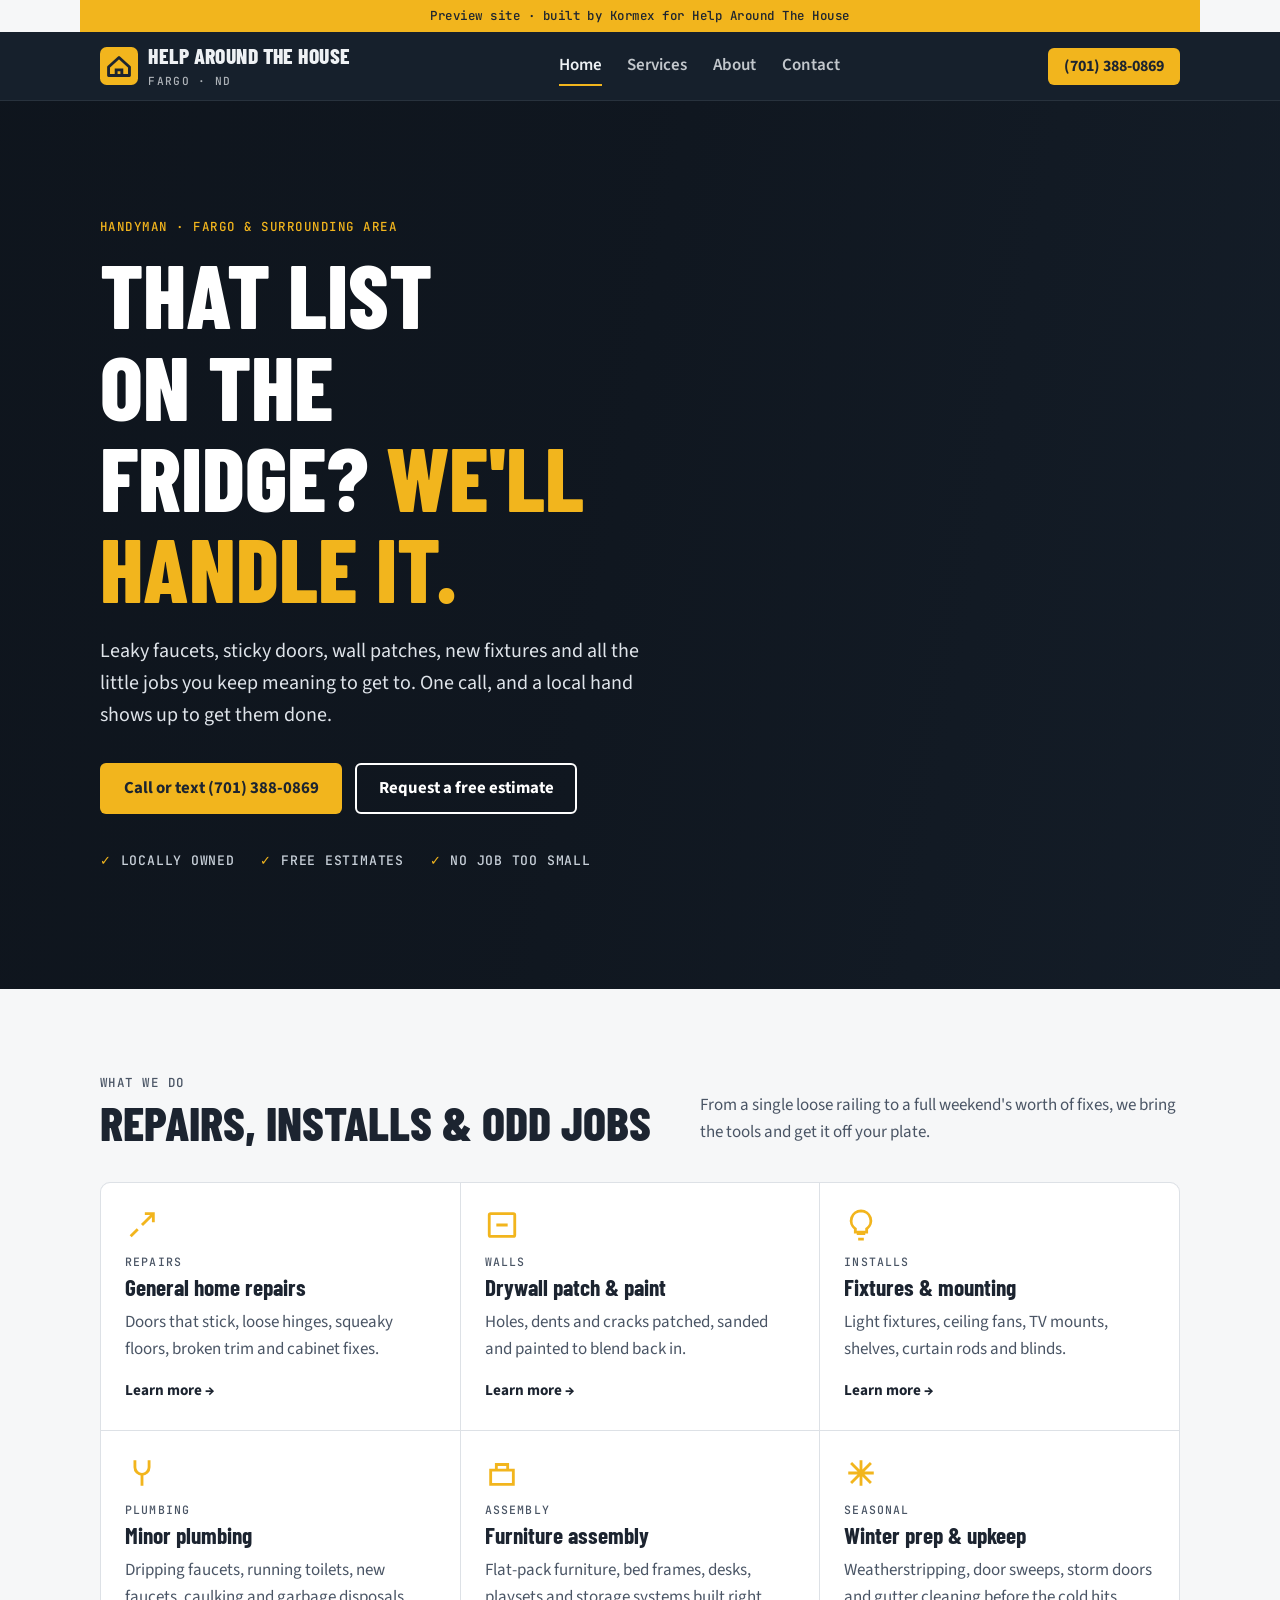
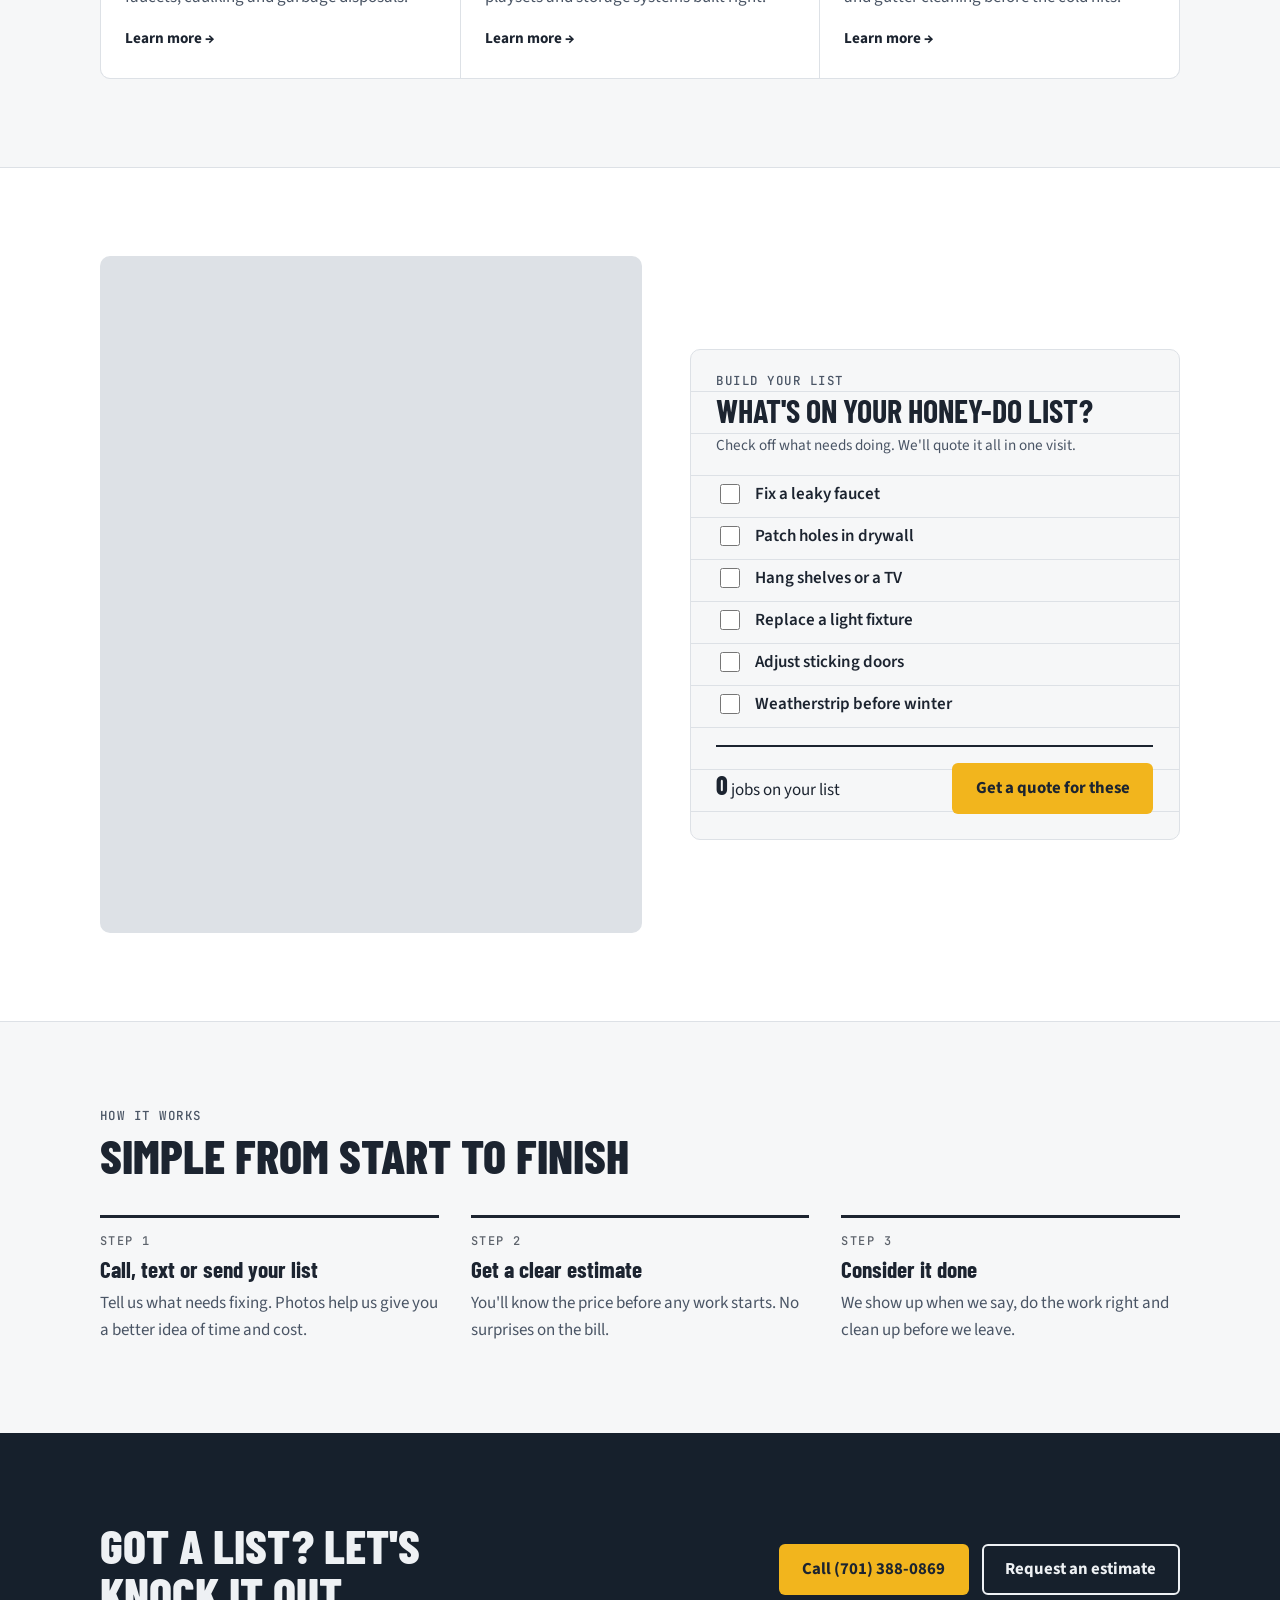
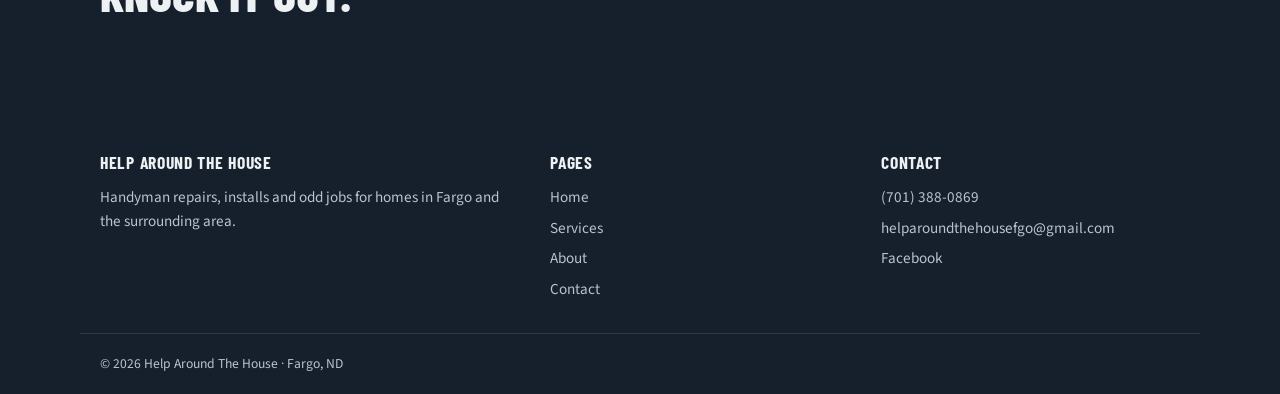
<file: index.html>
<!doctype html>
<html lang="en">
<head>
<meta charset="utf-8">
<meta name="viewport" content="width=device-width, initial-scale=1, viewport-fit=cover">
<title>Help Around The House</title>
<meta name="description" content="Handyman help in Fargo, ND. Repairs, installs, drywall patches and odd jobs. Call or text (701) 388-0869.">
<link rel="preconnect" href="https://fonts.googleapis.com">
<link rel="preconnect" href="https://fonts.gstatic.com" crossorigin>
<link rel="stylesheet" href="https://fonts.googleapis.com/css2?family=Barlow+Condensed:wght@600;700;800&family=Source+Sans+3:wght@400;600;700&family=JetBrains+Mono:wght@500&display=swap">
<link rel="stylesheet" href="styles.css">
</head>
<body>
<div class="ribbon wrap">Preview site · built by Kormex for Help Around The House</div>
<header class="site">
  <div class="wrap" style="position:relative">
    <a class="brand" href="index.html" aria-label="Help Around The House home">
      <svg width="38" height="38" viewBox="0 0 40 40" aria-hidden="true"><rect width="40" height="40" rx="7" fill="#f2b51d"/><path d="M9 21 20 11l11 10v9H9z" fill="none" stroke="#1c2430" stroke-width="3" stroke-linejoin="round"/><path d="M17 30v-6h6v6" fill="none" stroke="#1c2430" stroke-width="3"/></svg>
      <span><b>Help Around The House</b><small>FARGO · ND</small></span>
    </a>
    <nav class="links" aria-label="Main"><a href="index.html" aria-current="page">Home</a><a href="services.html">Services</a><a href="about.html">About</a><a href="contact.html">Contact</a></nav>
    <div class="head-right">
      <a class="head-call" href="tel:+17013880869">(701) 388-0869</a>
      <button class="menu-btn" type="button" aria-expanded="false" aria-label="Open menu">Menu</button>
    </div>
  </div>
</header>
<main>
<section class="hero" style="padding-block:0;background-image:url('https://images.unsplash.com/photo-1513467535987-fd81bc7d62f8?auto=format&fit=crop&w=1800&q=70')">
  <div class="wrap"><p class="eyebrow">Handyman · Fargo &amp; surrounding area</p><h1>That list on the fridge? <em>We'll handle it.</em></h1><p class="lede">Leaky faucets, sticky doors, wall patches, new fixtures and all the little jobs you keep meaning to get to. One call, and a local hand shows up to get them done.</p><div class="ctas"><a class="btn btn-primary" href="tel:+17013880869">Call or text (701) 388-0869</a><a class="btn btn-ghost" href="contact.html">Request a free estimate</a></div><div class="meta"><span>Locally owned</span><span>Free estimates</span><span>No job too small</span></div></div>
</section>
<section><div class="wrap">
  <div class="sec-head"><div><p class="eyebrow">What we do</p><h2>Repairs, installs &amp; odd jobs</h2></div>
  <p>From a single loose railing to a full weekend's worth of fixes, we bring the tools and get it off your plate.</p></div>
  <div class="services"><a class="svc" href="service-repairs.html"><svg viewBox="0 0 24 24" fill="none" stroke="currentColor" stroke-width="2" aria-hidden="true"><path d="M14 4h6v6M20 4l-8 8M4 20l5-5"/></svg><span class="tag">Repairs</span><h3>General home repairs</h3><p>Doors that stick, loose hinges, squeaky floors, broken trim and cabinet fixes.</p><span class="more">Learn more →</span></a><a class="svc" href="service-drywall.html"><svg viewBox="0 0 24 24" fill="none" stroke="currentColor" stroke-width="2" aria-hidden="true"><rect x="3" y="4" width="18" height="16" rx="1"/><path d="M8 12h8"/></svg><span class="tag">Walls</span><h3>Drywall patch & paint</h3><p>Holes, dents and cracks patched, sanded and painted to blend back in.</p><span class="more">Learn more →</span></a><a class="svc" href="service-installs.html"><svg viewBox="0 0 24 24" fill="none" stroke="currentColor" stroke-width="2" aria-hidden="true"><path d="M9 18h6M10 22h4M12 2a7 7 0 0 0-4 12.7V17h8v-2.3A7 7 0 0 0 12 2z"/></svg><span class="tag">Installs</span><h3>Fixtures & mounting</h3><p>Light fixtures, ceiling fans, TV mounts, shelves, curtain rods and blinds.</p><span class="more">Learn more →</span></a><a class="svc" href="service-plumbing.html"><svg viewBox="0 0 24 24" fill="none" stroke="currentColor" stroke-width="2" aria-hidden="true"><path d="M7 3v5a5 5 0 0 0 10 0V3M12 13v8"/></svg><span class="tag">Plumbing</span><h3>Minor plumbing</h3><p>Dripping faucets, running toilets, new faucets, caulking and garbage disposals.</p><span class="more">Learn more →</span></a><a class="svc" href="service-assembly.html"><svg viewBox="0 0 24 24" fill="none" stroke="currentColor" stroke-width="2" aria-hidden="true"><path d="M4 10h16v10H4zM8 10V6h8v4"/></svg><span class="tag">Assembly</span><h3>Furniture assembly</h3><p>Flat-pack furniture, bed frames, desks, playsets and storage systems built right.</p><span class="more">Learn more →</span></a><a class="svc" href="service-seasonal.html"><svg viewBox="0 0 24 24" fill="none" stroke="currentColor" stroke-width="2" aria-hidden="true"><path d="M12 3v18M3 12h18M5 5l14 14M19 5 5 19"/></svg><span class="tag">Seasonal</span><h3>Winter prep & upkeep</h3><p>Weatherstripping, door sweeps, storm doors and gutter cleaning before the cold hits.</p><span class="more">Learn more →</span></a></div>
</div></section>
<section class="band"><div class="wrap hd-grid">
  <div class="hd-photo" role="img" aria-label="Measuring tape in hand" style="background-image:url('https://images.unsplash.com/photo-1615974679600-665fb9468c4f?auto=format&fit=crop&w=1000&q=70')"></div>
  <div class="pad">
    <p class="eyebrow">Build your list</p><h3>What's on your honey-do list?</h3>
    <p class="hint">Check off what needs doing. We'll quote it all in one visit.</p>
    <ul class="chores" id="chores"><li><label><input type="checkbox" id="c1" value="Fix a leaky faucet"><span>Fix a leaky faucet</span></label></li><li><label><input type="checkbox" id="c2" value="Patch holes in drywall"><span>Patch holes in drywall</span></label></li><li><label><input type="checkbox" id="c3" value="Hang shelves or a TV"><span>Hang shelves or a TV</span></label></li><li><label><input type="checkbox" id="c4" value="Replace a light fixture"><span>Replace a light fixture</span></label></li><li><label><input type="checkbox" id="c5" value="Adjust sticking doors"><span>Adjust sticking doors</span></label></li><li><label><input type="checkbox" id="c6" value="Weatherstrip before winter"><span>Weatherstrip before winter</span></label></li></ul>
    <div class="count"><span><b id="n">0</b> jobs on your list</span><a class="btn btn-primary" href="contact.html" id="sendlist">Get a quote for these</a></div>
  </div>
</div></section>
<section><div class="wrap">
  <div class="sec-head"><div><p class="eyebrow">How it works</p><h2>Simple from start to finish</h2></div></div>
  <div class="steps">
    <div class="step"><h3>Call, text or send your list</h3><p>Tell us what needs fixing. Photos help us give you a better idea of time and cost.</p></div>
    <div class="step"><h3>Get a clear estimate</h3><p>You'll know the price before any work starts. No surprises on the bill.</p></div>
    <div class="step"><h3>Consider it done</h3><p>We show up when we say, do the work right and clean up before we leave.</p></div>
  </div>
</div></section>
<section class="dark cta-band"><div class="wrap">
  <h2>Got a list? Let's knock it out.</h2>
  <div style="display:flex;flex-wrap:wrap;gap:.8rem"><a class="btn btn-primary" href="tel:+17013880869">Call (701) 388-0869</a><a class="btn btn-ghost" href="contact.html">Request an estimate</a></div>
</div></section>
</main>
<footer>
  <div class="wrap cols">
    <div><h4>Help Around The House</h4><p>Handyman repairs, installs and odd jobs for homes in Fargo and the surrounding area.</p></div>
    <div><h4>Pages</h4><ul><li><a href="index.html">Home</a></li><li><a href="services.html">Services</a></li><li><a href="about.html">About</a></li><li><a href="contact.html">Contact</a></li></ul></div>
    <div><h4>Contact</h4><ul><li><a href="tel:+17013880869">(701) 388-0869</a></li><li style="word-break:break-all">helparoundthehousefgo@gmail.com</li><li><a href="https://www.facebook.com/profile.php?id=100060317454232" target="_blank" rel="noopener">Facebook</a></li></ul></div>
  </div>
  <div class="wrap base">© <span id="year">2026</span> Help Around The House · Fargo, ND</div>
</footer>
<script src="site.js"></script>
</body>
</html>
</file>
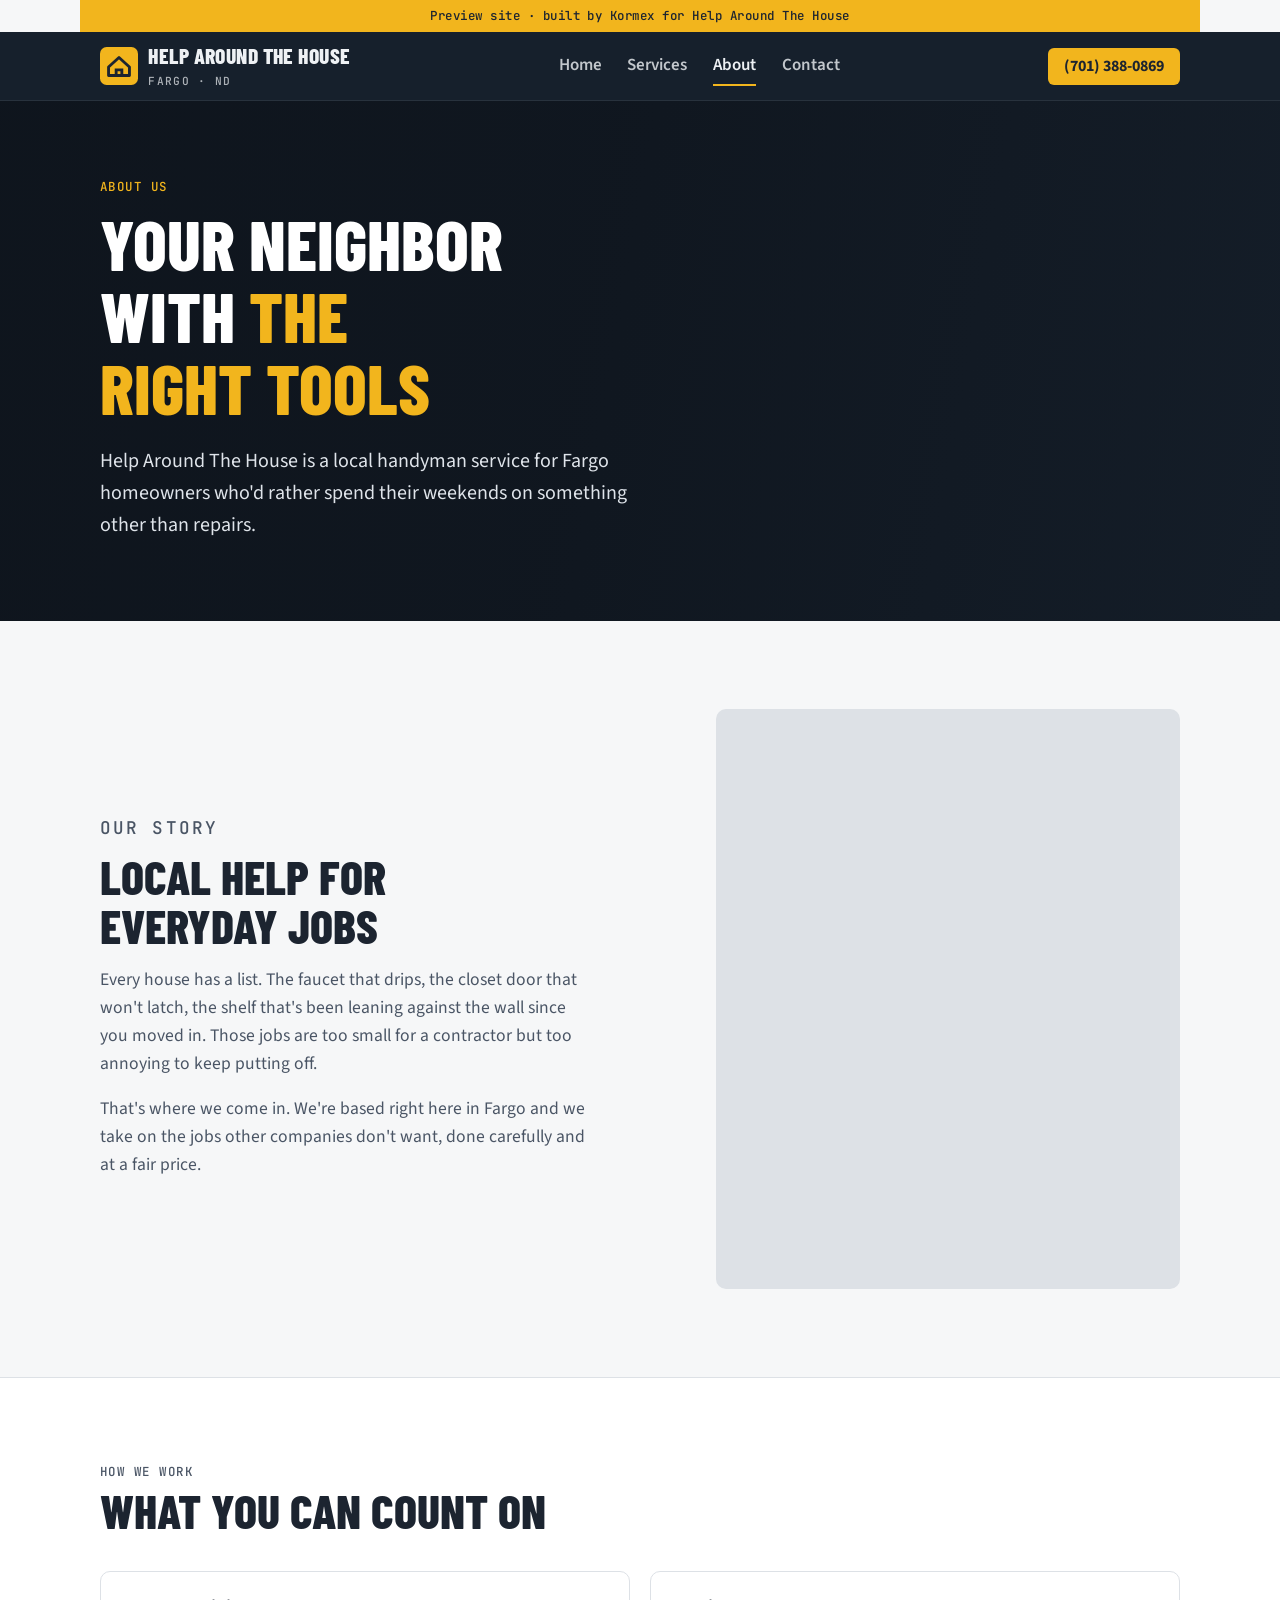
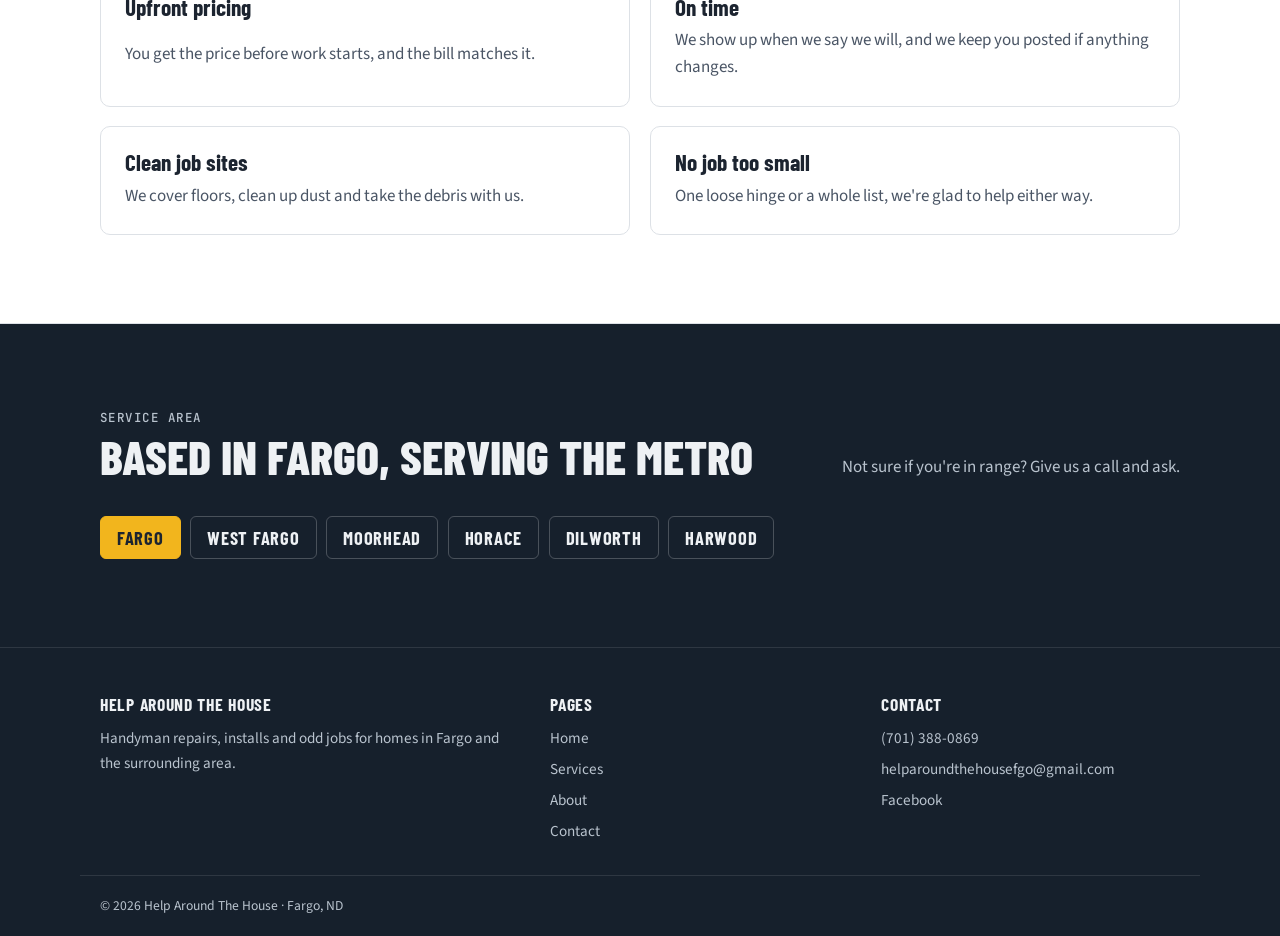
<file: about.html>
<!doctype html>
<html lang="en">
<head>
<meta charset="utf-8">
<meta name="viewport" content="width=device-width, initial-scale=1, viewport-fit=cover">
<title>About · Help Around The House</title>
<meta name="description" content="A local Fargo handyman service for the repairs and odd jobs around your home.">
<link rel="preconnect" href="https://fonts.googleapis.com">
<link rel="preconnect" href="https://fonts.gstatic.com" crossorigin>
<link rel="stylesheet" href="https://fonts.googleapis.com/css2?family=Barlow+Condensed:wght@600;700;800&family=Source+Sans+3:wght@400;600;700&family=JetBrains+Mono:wght@500&display=swap">
<link rel="stylesheet" href="styles.css">
</head>
<body>
<div class="ribbon wrap">Preview site · built by Kormex for Help Around The House</div>
<header class="site">
  <div class="wrap" style="position:relative">
    <a class="brand" href="index.html" aria-label="Help Around The House home">
      <svg width="38" height="38" viewBox="0 0 40 40" aria-hidden="true"><rect width="40" height="40" rx="7" fill="#f2b51d"/><path d="M9 21 20 11l11 10v9H9z" fill="none" stroke="#1c2430" stroke-width="3" stroke-linejoin="round"/><path d="M17 30v-6h6v6" fill="none" stroke="#1c2430" stroke-width="3"/></svg>
      <span><b>Help Around The House</b><small>FARGO · ND</small></span>
    </a>
    <nav class="links" aria-label="Main"><a href="index.html">Home</a><a href="services.html">Services</a><a href="about.html" aria-current="page">About</a><a href="contact.html">Contact</a></nav>
    <div class="head-right">
      <a class="head-call" href="tel:+17013880869">(701) 388-0869</a>
      <button class="menu-btn" type="button" aria-expanded="false" aria-label="Open menu">Menu</button>
    </div>
  </div>
</header>
<main>
<section class="hero small" style="padding-block:0;background-image:url('https://images.unsplash.com/photo-1505798577917-a65157d3320a?auto=format&fit=crop&w=1800&q=70')">
  <div class="wrap"><p class="eyebrow">About us</p><h1>Your neighbor with <em>the right tools</em></h1><p class="lede">Help Around The House is a local handyman service for Fargo homeowners who'd rather spend their weekends on something other than repairs.</p></div>
</section>
<section><div class="wrap about-grid">
  <div class="text">
    <p class="eyebrow">Our story</p><h2>Local help for everyday jobs</h2>
    <p>Every house has a list. The faucet that drips, the closet door that won't latch, the shelf that's been leaning against the wall since you moved in. Those jobs are too small for a contractor but too annoying to keep putting off.</p>
    <p>That's where we come in. We're based right here in Fargo and we take on the jobs other companies don't want, done carefully and at a fair price.</p>
  </div>
  <div class="about-photo" role="img" aria-label="Tool belt with hand tools" style="background-image:url('https://images.unsplash.com/photo-1765518440022-10242cc86895?auto=format&fit=crop&w=1000&q=70')"></div>
</div></section>
<section class="band"><div class="wrap">
  <div class="sec-head"><div><p class="eyebrow">How we work</p><h2>What you can count on</h2></div></div>
  <div class="values">
    <div class="value"><h3>Upfront pricing</h3><p>You get the price before work starts, and the bill matches it.</p></div>
    <div class="value"><h3>On time</h3><p>We show up when we say we will, and we keep you posted if anything changes.</p></div>
    <div class="value"><h3>Clean job sites</h3><p>We cover floors, clean up dust and take the debris with us.</p></div>
    <div class="value"><h3>No job too small</h3><p>One loose hinge or a whole list, we're glad to help either way.</p></div>
  </div>
</div></section>
<section class="dark"><div class="wrap">
  <div class="sec-head"><div><p class="eyebrow">Service area</p><h2>Based in Fargo, serving the metro</h2></div><p>Not sure if you're in range? Give us a call and ask.</p></div>
  <div class="towns"><span class="home">Fargo</span><span>West Fargo</span><span>Moorhead</span><span>Horace</span><span>Dilworth</span><span>Harwood</span></div>
</div></section>
</main>
<footer style="border-top:1px solid rgba(255,255,255,.1)">
  <div class="wrap cols">
    <div><h4>Help Around The House</h4><p>Handyman repairs, installs and odd jobs for homes in Fargo and the surrounding area.</p></div>
    <div><h4>Pages</h4><ul><li><a href="index.html">Home</a></li><li><a href="services.html">Services</a></li><li><a href="about.html">About</a></li><li><a href="contact.html">Contact</a></li></ul></div>
    <div><h4>Contact</h4><ul><li><a href="tel:+17013880869">(701) 388-0869</a></li><li style="word-break:break-all">helparoundthehousefgo@gmail.com</li><li><a href="https://www.facebook.com/profile.php?id=100060317454232" target="_blank" rel="noopener">Facebook</a></li></ul></div>
  </div>
  <div class="wrap base">© <span id="year">2026</span> Help Around The House · Fargo, ND</div>
</footer>
<script src="site.js"></script>
</body>
</html>
</file>
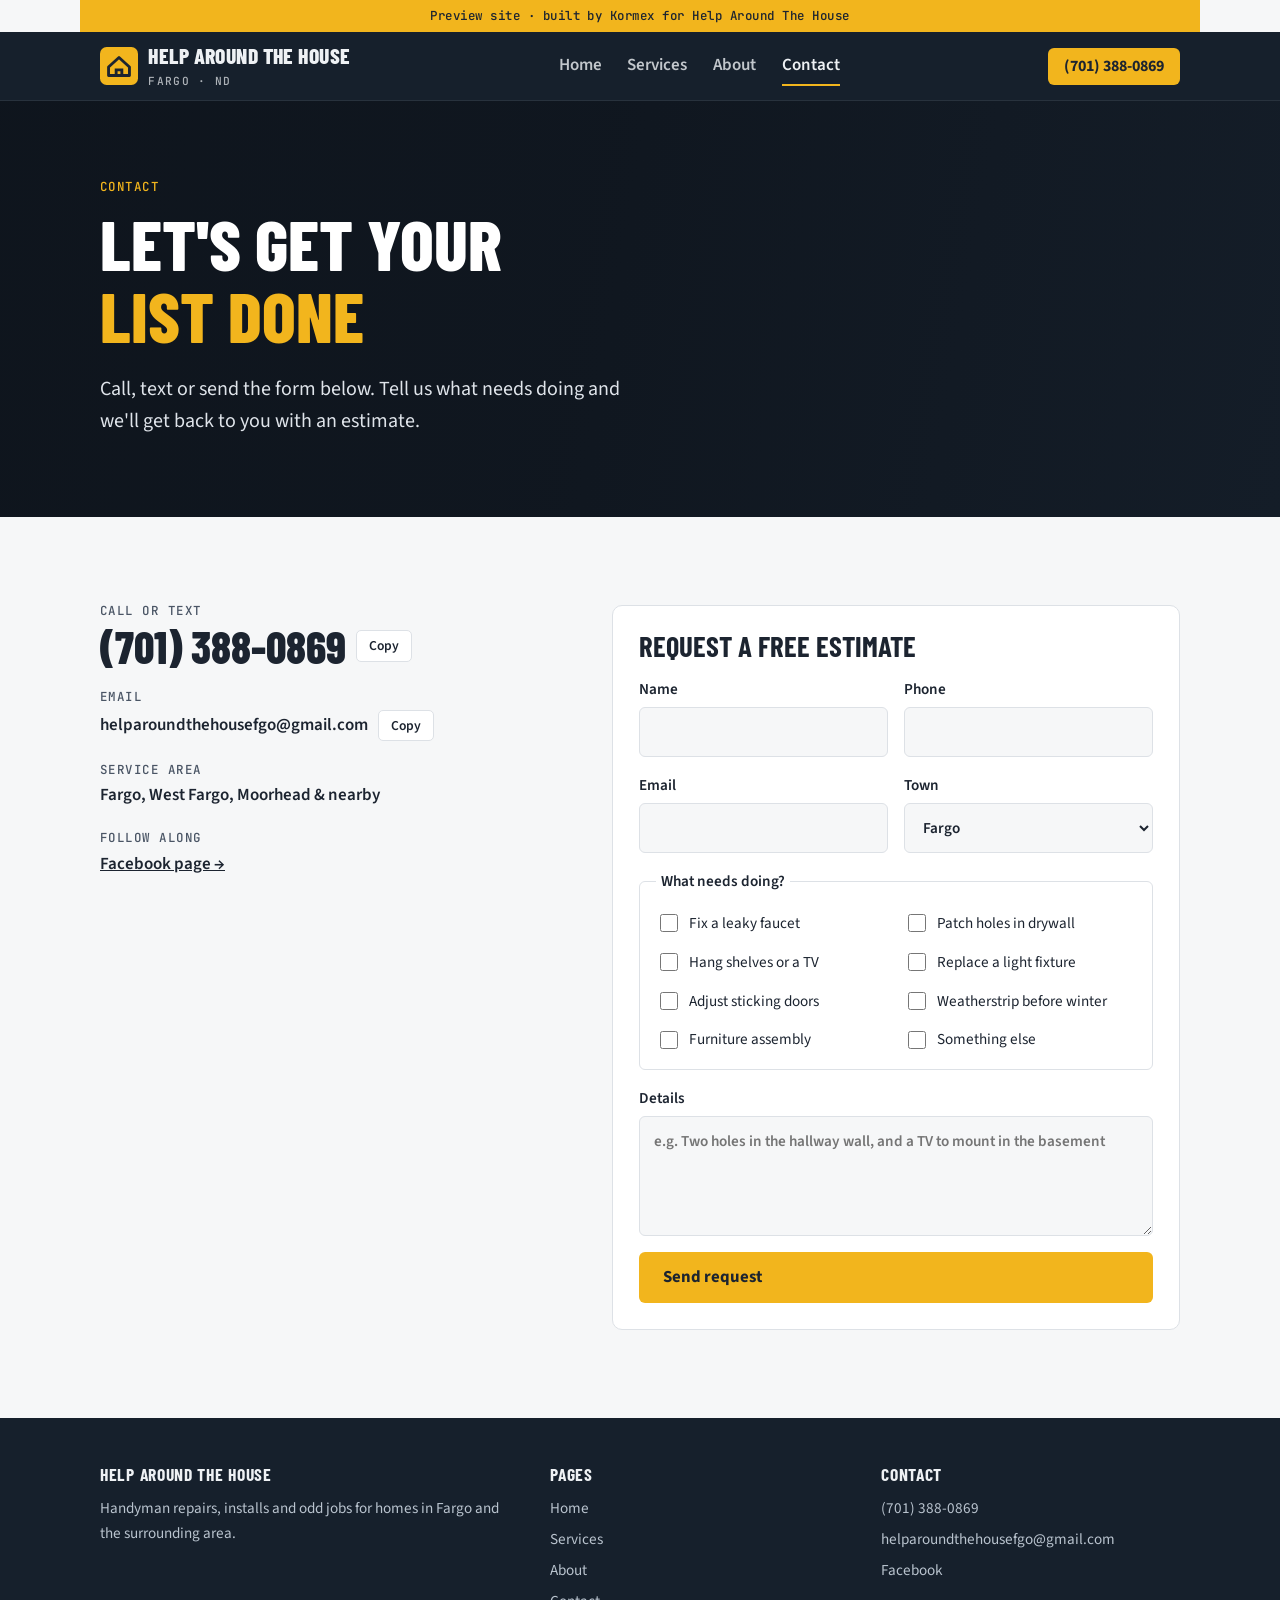
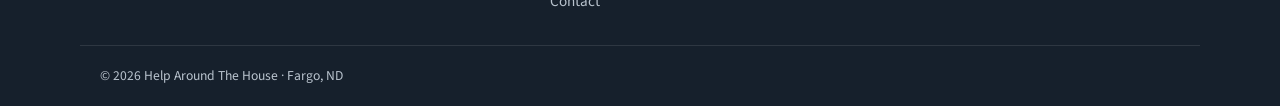
<file: contact.html>
<!doctype html>
<html lang="en">
<head>
<meta charset="utf-8">
<meta name="viewport" content="width=device-width, initial-scale=1, viewport-fit=cover">
<title>Contact · Help Around The House</title>
<meta name="description" content="Request a free handyman estimate in Fargo, ND. Call or text (701) 388-0869.">
<link rel="preconnect" href="https://fonts.googleapis.com">
<link rel="preconnect" href="https://fonts.gstatic.com" crossorigin>
<link rel="stylesheet" href="https://fonts.googleapis.com/css2?family=Barlow+Condensed:wght@600;700;800&family=Source+Sans+3:wght@400;600;700&family=JetBrains+Mono:wght@500&display=swap">
<link rel="stylesheet" href="styles.css">
</head>
<body>
<div class="ribbon wrap">Preview site · built by Kormex for Help Around The House</div>
<header class="site">
  <div class="wrap" style="position:relative">
    <a class="brand" href="index.html" aria-label="Help Around The House home">
      <svg width="38" height="38" viewBox="0 0 40 40" aria-hidden="true"><rect width="40" height="40" rx="7" fill="#f2b51d"/><path d="M9 21 20 11l11 10v9H9z" fill="none" stroke="#1c2430" stroke-width="3" stroke-linejoin="round"/><path d="M17 30v-6h6v6" fill="none" stroke="#1c2430" stroke-width="3"/></svg>
      <span><b>Help Around The House</b><small>FARGO · ND</small></span>
    </a>
    <nav class="links" aria-label="Main"><a href="index.html">Home</a><a href="services.html">Services</a><a href="about.html">About</a><a href="contact.html" aria-current="page">Contact</a></nav>
    <div class="head-right">
      <a class="head-call" href="tel:+17013880869">(701) 388-0869</a>
      <button class="menu-btn" type="button" aria-expanded="false" aria-label="Open menu">Menu</button>
    </div>
  </div>
</header>
<main>
<section class="hero small" style="padding-block:0;background-image:url('https://images.unsplash.com/photo-1676311396794-f14881e9daaa?auto=format&fit=crop&w=1800&q=70')">
  <div class="wrap"><p class="eyebrow">Contact</p><h1>Let's get your <em>list done</em></h1><p class="lede">Call, text or send the form below. Tell us what needs doing and we'll get back to you with an estimate.</p></div>
</section>
<section><div class="wrap contact-grid">
  <div class="direct">
    <div><p class="eyebrow">Call or text</p><div class="row"><a class="big" href="tel:+17013880869">(701) 388-0869</a><button class="copy" type="button" data-copy="(701) 388-0869">Copy</button></div></div>
    <div><p class="eyebrow">Email</p><div class="row"><span class="mail">helparoundthehousefgo@gmail.com</span><button class="copy" type="button" data-copy="helparoundthehousefgo@gmail.com">Copy</button></div></div>
    <div><p class="eyebrow">Service area</p><p style="margin-top:.4rem;font-weight:600">Fargo, West Fargo, Moorhead &amp; nearby</p></div>
    <div><p class="eyebrow">Follow along</p><p style="margin-top:.4rem"><a href="https://www.facebook.com/profile.php?id=100060317454232" target="_blank" rel="noopener" style="font-weight:600">Facebook page →</a></p></div>
  </div>
  <form id="quote">
    <h3>Request a free estimate</h3>
    <div class="two">
      <label class="f" for="name">Name<input type="text" id="name" autocomplete="name"></label>
      <label class="f" for="phone">Phone<input type="tel" id="phone" autocomplete="tel"></label>
    </div>
    <div class="two">
      <label class="f" for="email">Email<input type="email" id="email" autocomplete="email"></label>
      <label class="f" for="town">Town<select id="town"><option>Fargo</option><option>West Fargo</option><option>Moorhead</option><option>Horace</option><option>Other</option></select></label>
    </div>
    <fieldset><legend>What needs doing?</legend><div class="checks"><label><input type="checkbox" id="j1" value="Fix a leaky faucet" data-svc="plumbing"><span>Fix a leaky faucet</span></label><label><input type="checkbox" id="j2" value="Patch holes in drywall" data-svc="drywall"><span>Patch holes in drywall</span></label><label><input type="checkbox" id="j3" value="Hang shelves or a TV" data-svc="installs"><span>Hang shelves or a TV</span></label><label><input type="checkbox" id="j4" value="Replace a light fixture" data-svc="installs"><span>Replace a light fixture</span></label><label><input type="checkbox" id="j5" value="Adjust sticking doors" data-svc="repairs"><span>Adjust sticking doors</span></label><label><input type="checkbox" id="j6" value="Weatherstrip before winter" data-svc="seasonal"><span>Weatherstrip before winter</span></label><label><input type="checkbox" id="j7" value="Furniture assembly" data-svc="assembly"><span>Furniture assembly</span></label><label><input type="checkbox" id="j8" value="Something else"><span>Something else</span></label></div></fieldset>
    <label class="f" for="msg">Details<textarea id="msg" placeholder="e.g. Two holes in the hallway wall, and a TV to mount in the basement"></textarea></label>
    <button class="btn btn-primary" type="submit">Send request</button>
    <div class="sent" id="sent" hidden>Thanks! This is a preview, so the form isn't connected yet. On the live site, requests go straight to your inbox.</div>
  </form>
</div></section>
</main>
<footer>
  <div class="wrap cols">
    <div><h4>Help Around The House</h4><p>Handyman repairs, installs and odd jobs for homes in Fargo and the surrounding area.</p></div>
    <div><h4>Pages</h4><ul><li><a href="index.html">Home</a></li><li><a href="services.html">Services</a></li><li><a href="about.html">About</a></li><li><a href="contact.html">Contact</a></li></ul></div>
    <div><h4>Contact</h4><ul><li><a href="tel:+17013880869">(701) 388-0869</a></li><li style="word-break:break-all">helparoundthehousefgo@gmail.com</li><li><a href="https://www.facebook.com/profile.php?id=100060317454232" target="_blank" rel="noopener">Facebook</a></li></ul></div>
  </div>
  <div class="wrap base">© <span id="year">2026</span> Help Around The House · Fargo, ND</div>
</footer>
<script src="site.js"></script>
</body>
</html>
</file>
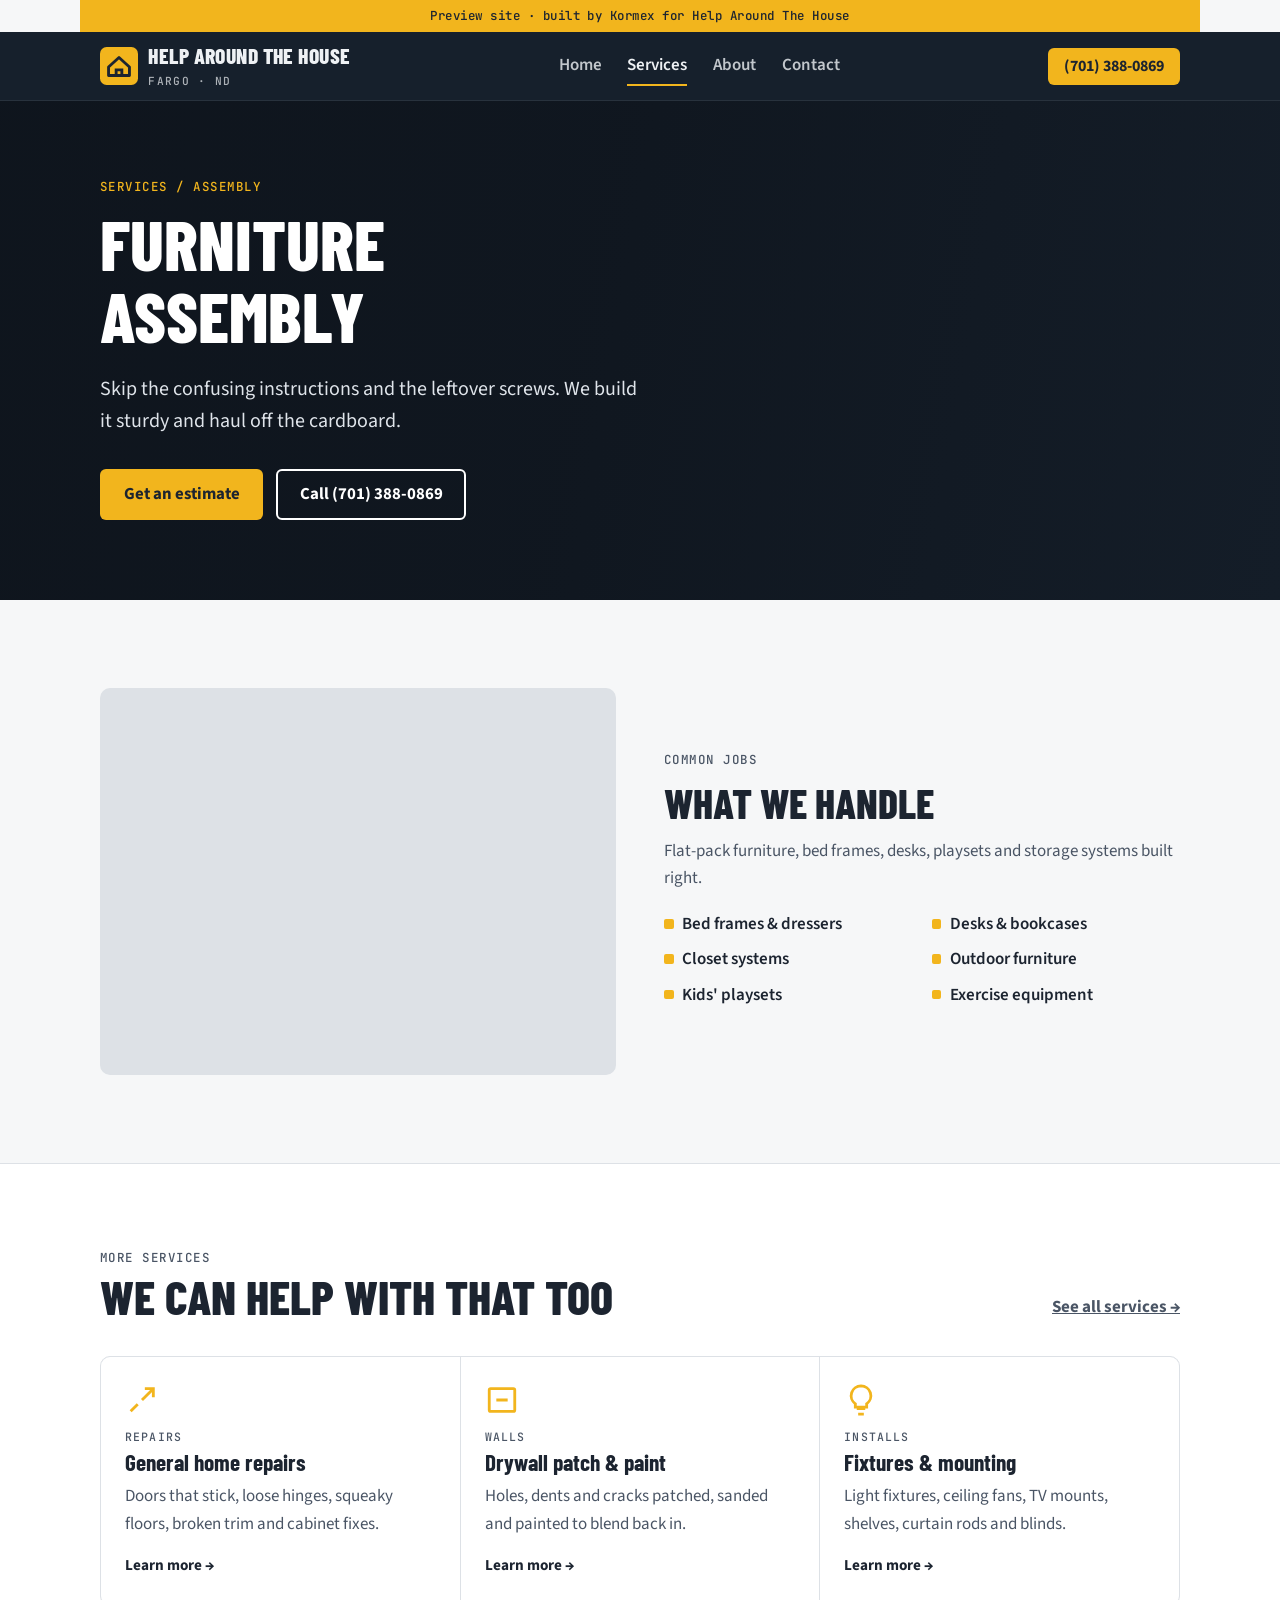
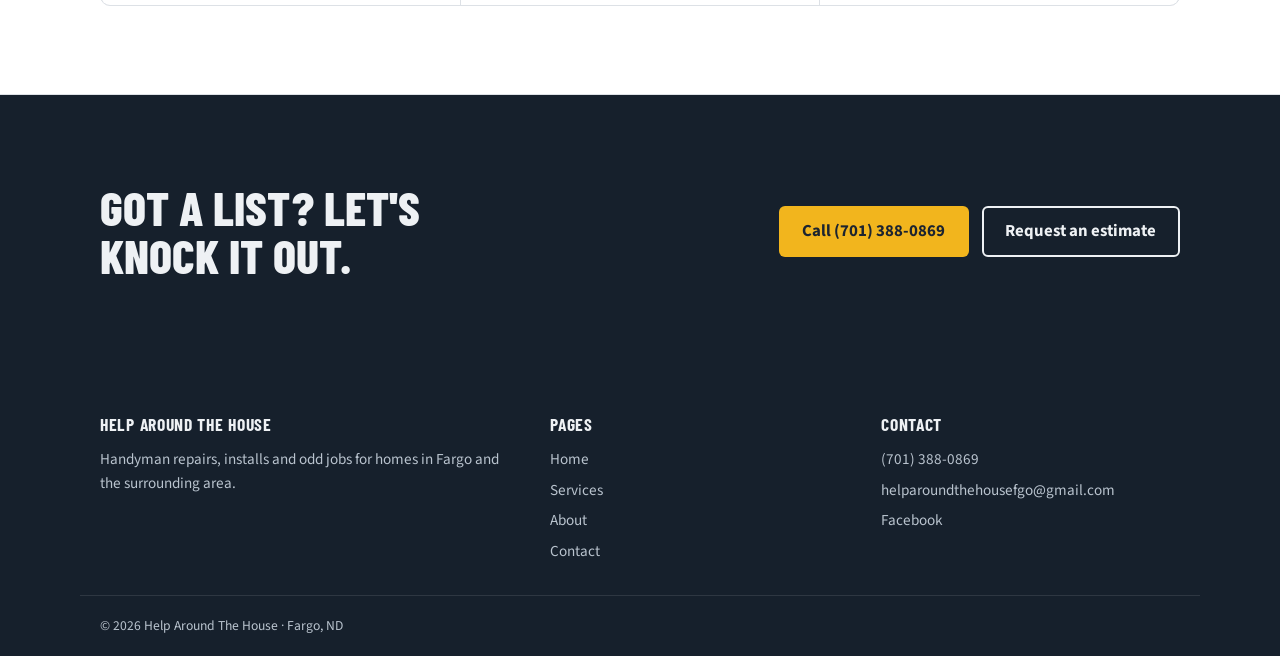
<file: service-assembly.html>
<!doctype html>
<html lang="en">
<head>
<meta charset="utf-8">
<meta name="viewport" content="width=device-width, initial-scale=1, viewport-fit=cover">
<title>Furniture assembly · Help Around The House</title>
<meta name="description" content="Furniture assembly in Fargo, ND. Flat-pack furniture, bed frames, desks, playsets and storage systems built right. Call or text (701) 388-0869.">
<link rel="preconnect" href="https://fonts.googleapis.com">
<link rel="preconnect" href="https://fonts.gstatic.com" crossorigin>
<link rel="stylesheet" href="https://fonts.googleapis.com/css2?family=Barlow+Condensed:wght@600;700;800&family=Source+Sans+3:wght@400;600;700&family=JetBrains+Mono:wght@500&display=swap">
<link rel="stylesheet" href="styles.css">
</head>
<body>
<div class="ribbon wrap">Preview site · built by Kormex for Help Around The House</div>
<header class="site">
  <div class="wrap" style="position:relative">
    <a class="brand" href="index.html" aria-label="Help Around The House home">
      <svg width="38" height="38" viewBox="0 0 40 40" aria-hidden="true"><rect width="40" height="40" rx="7" fill="#f2b51d"/><path d="M9 21 20 11l11 10v9H9z" fill="none" stroke="#1c2430" stroke-width="3" stroke-linejoin="round"/><path d="M17 30v-6h6v6" fill="none" stroke="#1c2430" stroke-width="3"/></svg>
      <span><b>Help Around The House</b><small>FARGO · ND</small></span>
    </a>
    <nav class="links" aria-label="Main"><a href="index.html">Home</a><a href="services.html" aria-current="page">Services</a><a href="about.html">About</a><a href="contact.html">Contact</a></nav>
    <div class="head-right">
      <a class="head-call" href="tel:+17013880869">(701) 388-0869</a>
      <button class="menu-btn" type="button" aria-expanded="false" aria-label="Open menu">Menu</button>
    </div>
  </div>
</header>
<main>
<section class="hero small" style="padding-block:0;background-image:url('https://images.unsplash.com/photo-1765518440022-10242cc86895?auto=format&fit=crop&w=1800&q=70')">
  <div class="wrap"><p class="eyebrow"><a href="services.html" style="color:inherit;text-decoration:none">Services</a> / Assembly</p><h1>Furniture assembly</h1><p class="lede">Skip the confusing instructions and the leftover screws. We build it sturdy and haul off the cardboard.</p><div class="ctas" style="margin-top:2rem"><a class="btn btn-primary" href="contact.html?service=assembly">Get an estimate</a><a class="btn btn-ghost" href="tel:+17013880869">Call (701) 388-0869</a></div></div>
</section>
<section><div class="wrap detail">
  <div class="photo" role="img" aria-label="Furniture assembly" style="background-image:url('https://images.unsplash.com/photo-1765518440022-10242cc86895?auto=format&fit=crop&w=1100&q=70')"></div>
  <div class="copy-col"><p class="eyebrow">Common jobs</p><h2>What we handle</h2><p>Flat-pack furniture, bed frames, desks, playsets and storage systems built right.</p><ul class="ticks"><li>Bed frames & dressers</li><li>Desks & bookcases</li><li>Closet systems</li><li>Outdoor furniture</li><li>Kids' playsets</li><li>Exercise equipment</li></ul></div>
</div></section>
<section class="band"><div class="wrap">
  <div class="sec-head"><div><p class="eyebrow">More services</p><h2>We can help with that too</h2></div><p><a href="services.html" style="font-weight:700">See all services →</a></p></div>
  <div class="services"><a class="svc" href="service-repairs.html"><svg viewBox="0 0 24 24" fill="none" stroke="currentColor" stroke-width="2" aria-hidden="true"><path d="M14 4h6v6M20 4l-8 8M4 20l5-5"/></svg><span class="tag">Repairs</span><h3>General home repairs</h3><p>Doors that stick, loose hinges, squeaky floors, broken trim and cabinet fixes.</p><span class="more">Learn more →</span></a><a class="svc" href="service-drywall.html"><svg viewBox="0 0 24 24" fill="none" stroke="currentColor" stroke-width="2" aria-hidden="true"><rect x="3" y="4" width="18" height="16" rx="1"/><path d="M8 12h8"/></svg><span class="tag">Walls</span><h3>Drywall patch & paint</h3><p>Holes, dents and cracks patched, sanded and painted to blend back in.</p><span class="more">Learn more →</span></a><a class="svc" href="service-installs.html"><svg viewBox="0 0 24 24" fill="none" stroke="currentColor" stroke-width="2" aria-hidden="true"><path d="M9 18h6M10 22h4M12 2a7 7 0 0 0-4 12.7V17h8v-2.3A7 7 0 0 0 12 2z"/></svg><span class="tag">Installs</span><h3>Fixtures & mounting</h3><p>Light fixtures, ceiling fans, TV mounts, shelves, curtain rods and blinds.</p><span class="more">Learn more →</span></a></div>
</div></section>
<section class="dark cta-band"><div class="wrap">
  <h2>Got a list? Let's knock it out.</h2>
  <div style="display:flex;flex-wrap:wrap;gap:.8rem"><a class="btn btn-primary" href="tel:+17013880869">Call (701) 388-0869</a><a class="btn btn-ghost" href="contact.html">Request an estimate</a></div>
</div></section>
</main>
<footer>
  <div class="wrap cols">
    <div><h4>Help Around The House</h4><p>Handyman repairs, installs and odd jobs for homes in Fargo and the surrounding area.</p></div>
    <div><h4>Pages</h4><ul><li><a href="index.html">Home</a></li><li><a href="services.html">Services</a></li><li><a href="about.html">About</a></li><li><a href="contact.html">Contact</a></li></ul></div>
    <div><h4>Contact</h4><ul><li><a href="tel:+17013880869">(701) 388-0869</a></li><li style="word-break:break-all">helparoundthehousefgo@gmail.com</li><li><a href="https://www.facebook.com/profile.php?id=100060317454232" target="_blank" rel="noopener">Facebook</a></li></ul></div>
  </div>
  <div class="wrap base">© <span id="year">2026</span> Help Around The House · Fargo, ND</div>
</footer>
<script src="site.js"></script>
</body>
</html>
</file>
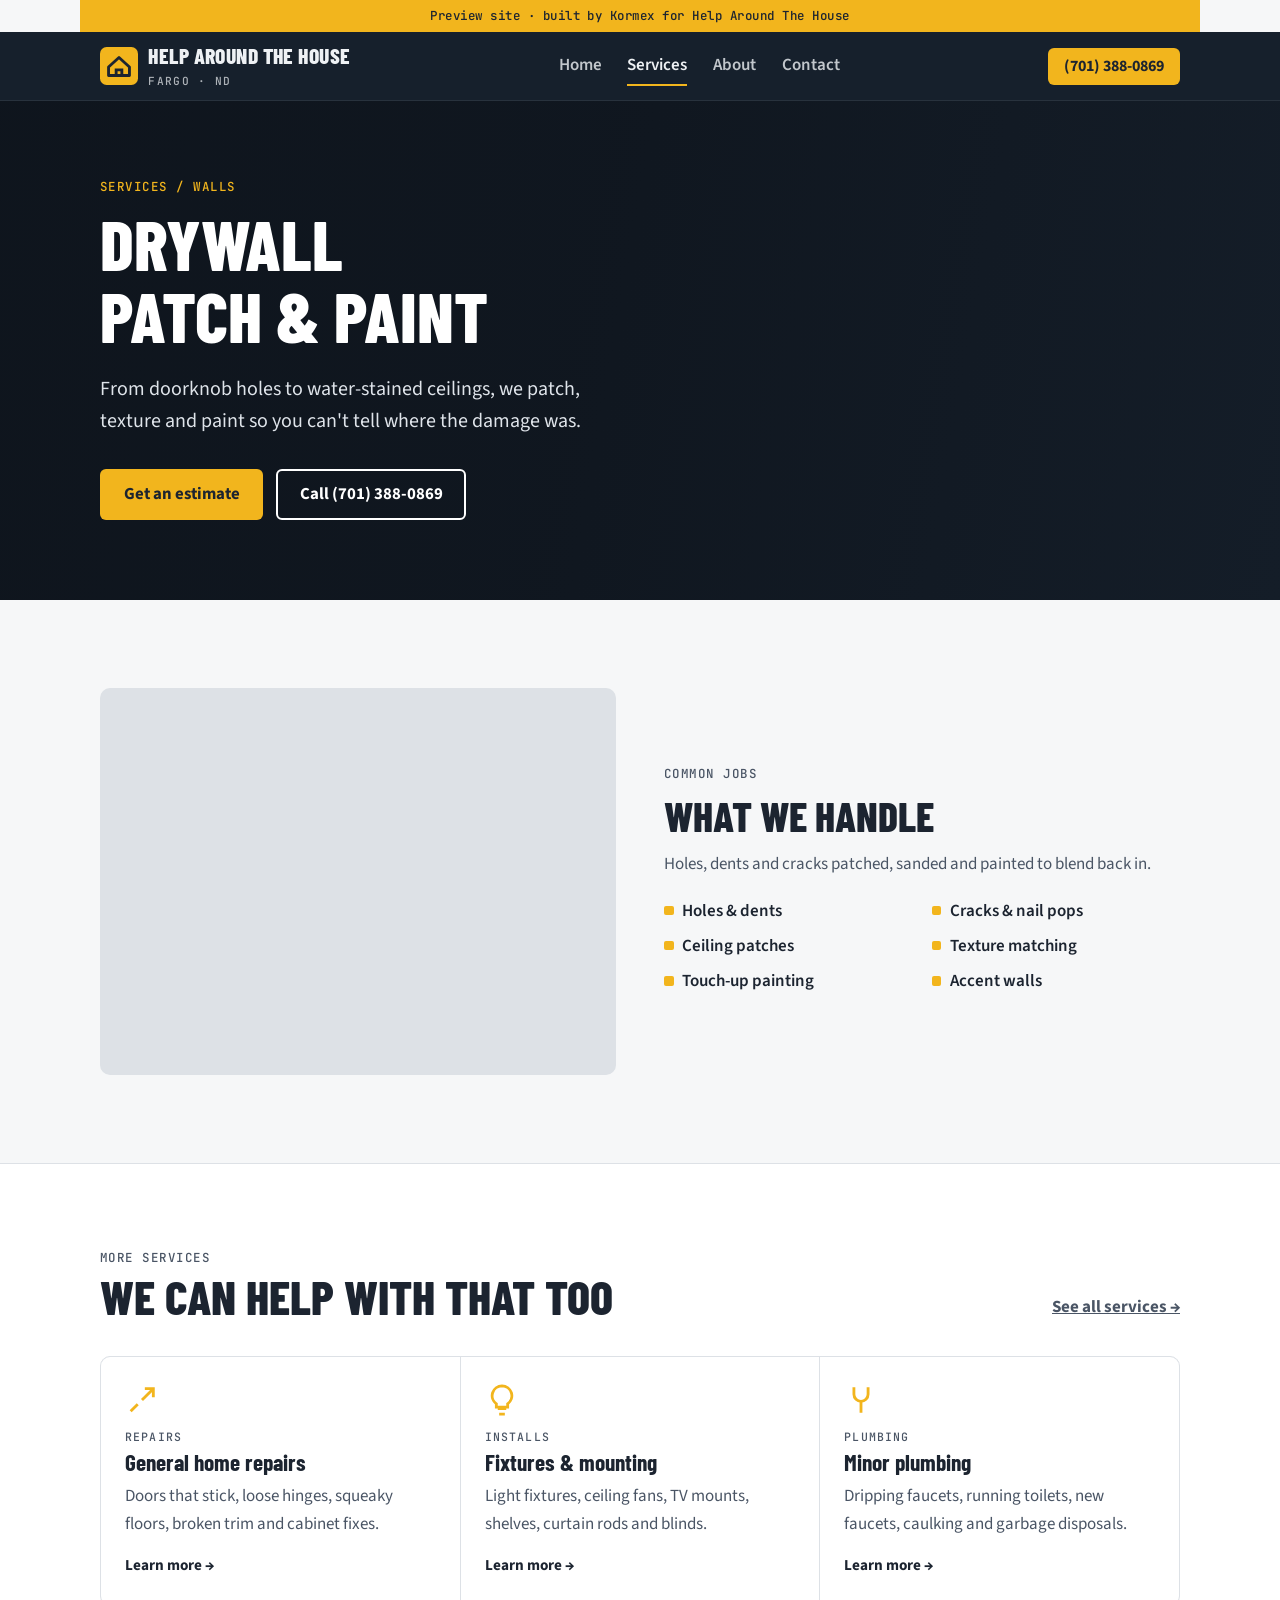
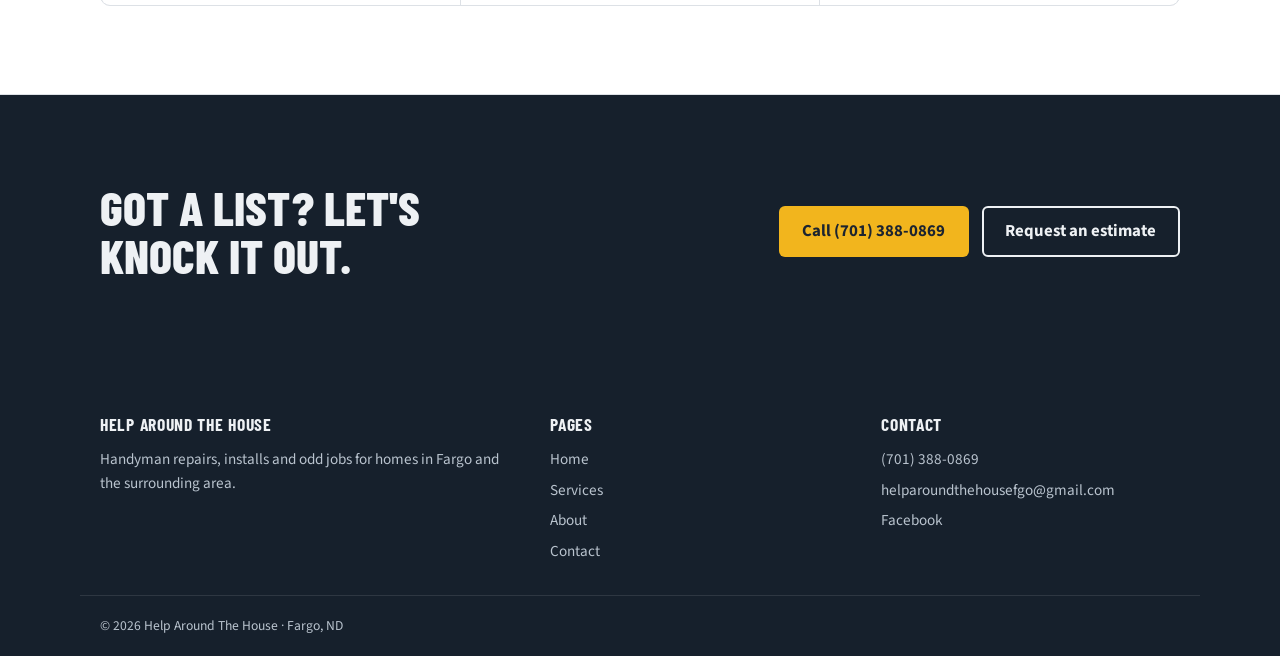
<file: service-drywall.html>
<!doctype html>
<html lang="en">
<head>
<meta charset="utf-8">
<meta name="viewport" content="width=device-width, initial-scale=1, viewport-fit=cover">
<title>Drywall patch & paint · Help Around The House</title>
<meta name="description" content="Drywall patch & paint in Fargo, ND. Holes, dents and cracks patched, sanded and painted to blend back in. Call or text (701) 388-0869.">
<link rel="preconnect" href="https://fonts.googleapis.com">
<link rel="preconnect" href="https://fonts.gstatic.com" crossorigin>
<link rel="stylesheet" href="https://fonts.googleapis.com/css2?family=Barlow+Condensed:wght@600;700;800&family=Source+Sans+3:wght@400;600;700&family=JetBrains+Mono:wght@500&display=swap">
<link rel="stylesheet" href="styles.css">
</head>
<body>
<div class="ribbon wrap">Preview site · built by Kormex for Help Around The House</div>
<header class="site">
  <div class="wrap" style="position:relative">
    <a class="brand" href="index.html" aria-label="Help Around The House home">
      <svg width="38" height="38" viewBox="0 0 40 40" aria-hidden="true"><rect width="40" height="40" rx="7" fill="#f2b51d"/><path d="M9 21 20 11l11 10v9H9z" fill="none" stroke="#1c2430" stroke-width="3" stroke-linejoin="round"/><path d="M17 30v-6h6v6" fill="none" stroke="#1c2430" stroke-width="3"/></svg>
      <span><b>Help Around The House</b><small>FARGO · ND</small></span>
    </a>
    <nav class="links" aria-label="Main"><a href="index.html">Home</a><a href="services.html" aria-current="page">Services</a><a href="about.html">About</a><a href="contact.html">Contact</a></nav>
    <div class="head-right">
      <a class="head-call" href="tel:+17013880869">(701) 388-0869</a>
      <button class="menu-btn" type="button" aria-expanded="false" aria-label="Open menu">Menu</button>
    </div>
  </div>
</header>
<main>
<section class="hero small" style="padding-block:0;background-image:url('https://images.unsplash.com/photo-1768839725085-829e6ac7ac26?auto=format&fit=crop&w=1800&q=70')">
  <div class="wrap"><p class="eyebrow"><a href="services.html" style="color:inherit;text-decoration:none">Services</a> / Walls</p><h1>Drywall patch & paint</h1><p class="lede">From doorknob holes to water-stained ceilings, we patch, texture and paint so you can't tell where the damage was.</p><div class="ctas" style="margin-top:2rem"><a class="btn btn-primary" href="contact.html?service=drywall">Get an estimate</a><a class="btn btn-ghost" href="tel:+17013880869">Call (701) 388-0869</a></div></div>
</section>
<section><div class="wrap detail">
  <div class="photo" role="img" aria-label="Drywall patch & paint" style="background-image:url('https://images.unsplash.com/photo-1768839725085-829e6ac7ac26?auto=format&fit=crop&w=1100&q=70')"></div>
  <div class="copy-col"><p class="eyebrow">Common jobs</p><h2>What we handle</h2><p>Holes, dents and cracks patched, sanded and painted to blend back in.</p><ul class="ticks"><li>Holes & dents</li><li>Cracks & nail pops</li><li>Ceiling patches</li><li>Texture matching</li><li>Touch-up painting</li><li>Accent walls</li></ul></div>
</div></section>
<section class="band"><div class="wrap">
  <div class="sec-head"><div><p class="eyebrow">More services</p><h2>We can help with that too</h2></div><p><a href="services.html" style="font-weight:700">See all services →</a></p></div>
  <div class="services"><a class="svc" href="service-repairs.html"><svg viewBox="0 0 24 24" fill="none" stroke="currentColor" stroke-width="2" aria-hidden="true"><path d="M14 4h6v6M20 4l-8 8M4 20l5-5"/></svg><span class="tag">Repairs</span><h3>General home repairs</h3><p>Doors that stick, loose hinges, squeaky floors, broken trim and cabinet fixes.</p><span class="more">Learn more →</span></a><a class="svc" href="service-installs.html"><svg viewBox="0 0 24 24" fill="none" stroke="currentColor" stroke-width="2" aria-hidden="true"><path d="M9 18h6M10 22h4M12 2a7 7 0 0 0-4 12.7V17h8v-2.3A7 7 0 0 0 12 2z"/></svg><span class="tag">Installs</span><h3>Fixtures & mounting</h3><p>Light fixtures, ceiling fans, TV mounts, shelves, curtain rods and blinds.</p><span class="more">Learn more →</span></a><a class="svc" href="service-plumbing.html"><svg viewBox="0 0 24 24" fill="none" stroke="currentColor" stroke-width="2" aria-hidden="true"><path d="M7 3v5a5 5 0 0 0 10 0V3M12 13v8"/></svg><span class="tag">Plumbing</span><h3>Minor plumbing</h3><p>Dripping faucets, running toilets, new faucets, caulking and garbage disposals.</p><span class="more">Learn more →</span></a></div>
</div></section>
<section class="dark cta-band"><div class="wrap">
  <h2>Got a list? Let's knock it out.</h2>
  <div style="display:flex;flex-wrap:wrap;gap:.8rem"><a class="btn btn-primary" href="tel:+17013880869">Call (701) 388-0869</a><a class="btn btn-ghost" href="contact.html">Request an estimate</a></div>
</div></section>
</main>
<footer>
  <div class="wrap cols">
    <div><h4>Help Around The House</h4><p>Handyman repairs, installs and odd jobs for homes in Fargo and the surrounding area.</p></div>
    <div><h4>Pages</h4><ul><li><a href="index.html">Home</a></li><li><a href="services.html">Services</a></li><li><a href="about.html">About</a></li><li><a href="contact.html">Contact</a></li></ul></div>
    <div><h4>Contact</h4><ul><li><a href="tel:+17013880869">(701) 388-0869</a></li><li style="word-break:break-all">helparoundthehousefgo@gmail.com</li><li><a href="https://www.facebook.com/profile.php?id=100060317454232" target="_blank" rel="noopener">Facebook</a></li></ul></div>
  </div>
  <div class="wrap base">© <span id="year">2026</span> Help Around The House · Fargo, ND</div>
</footer>
<script src="site.js"></script>
</body>
</html>
</file>
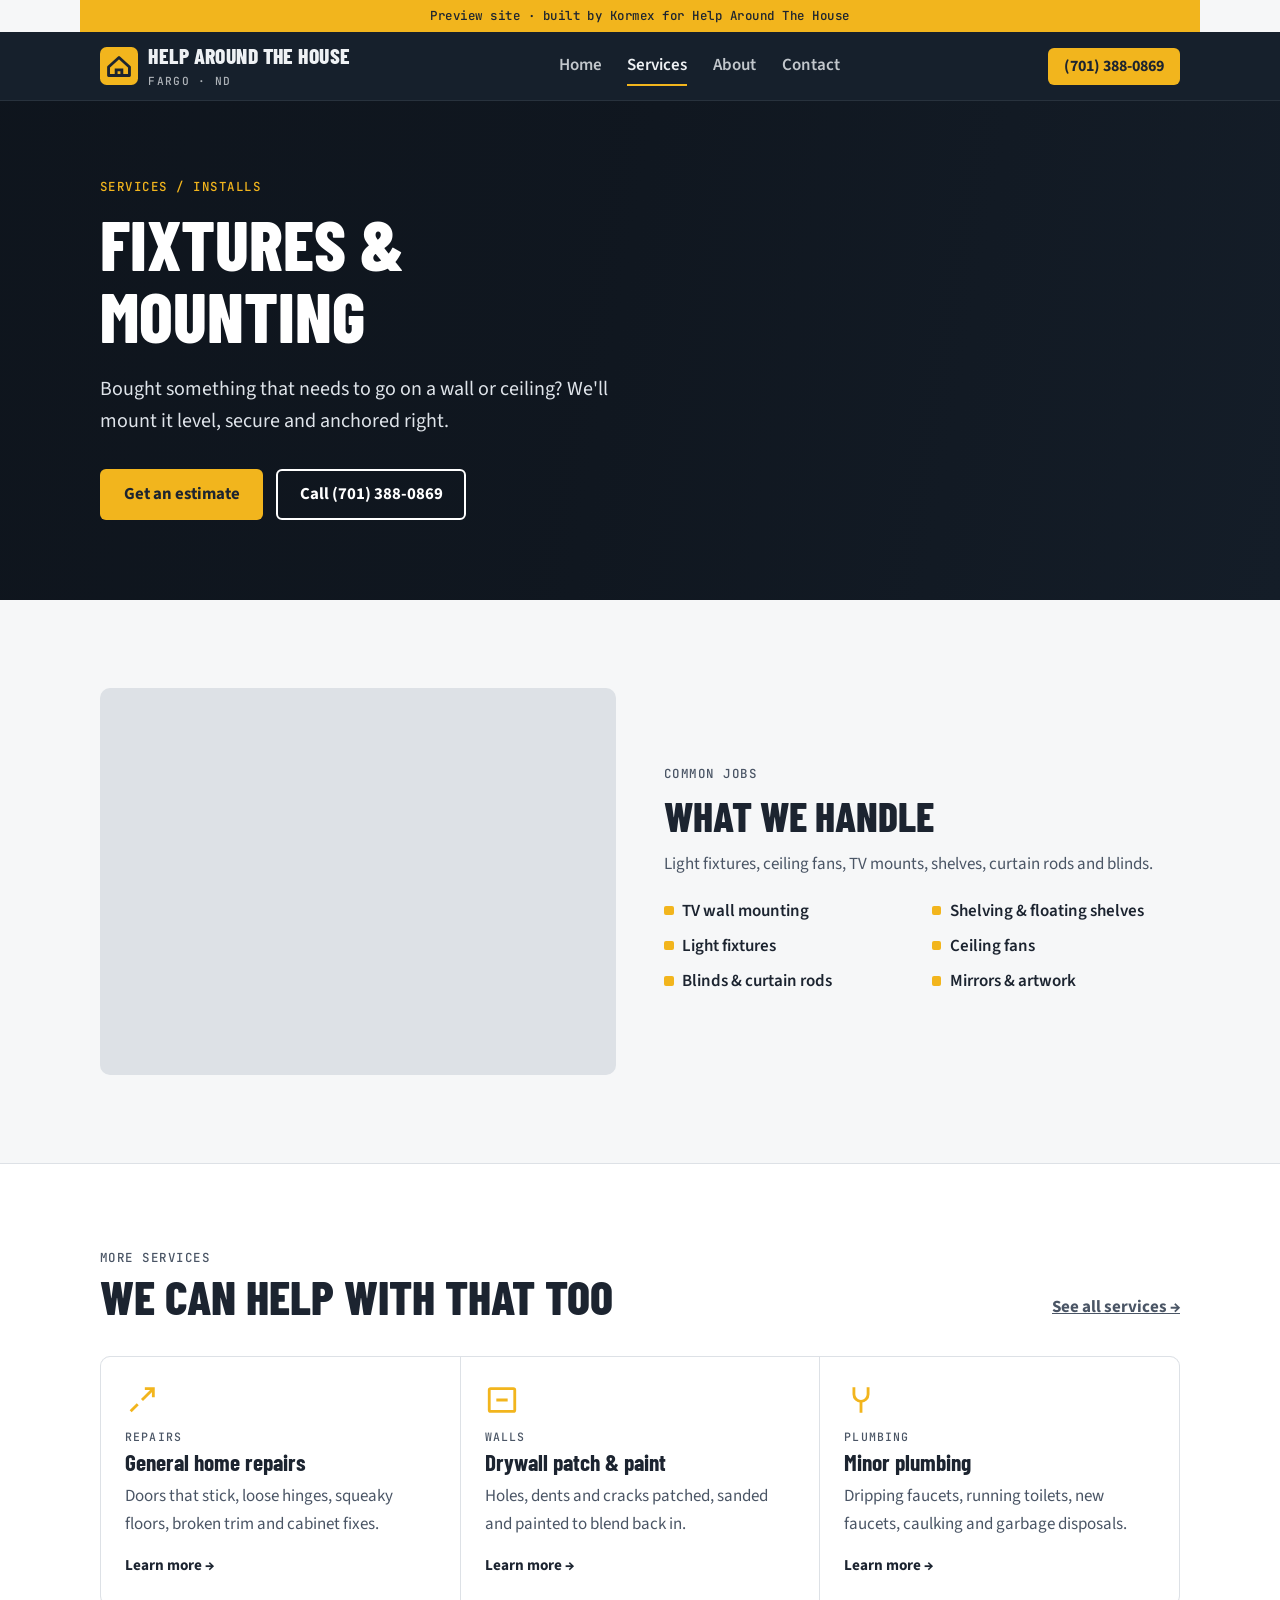
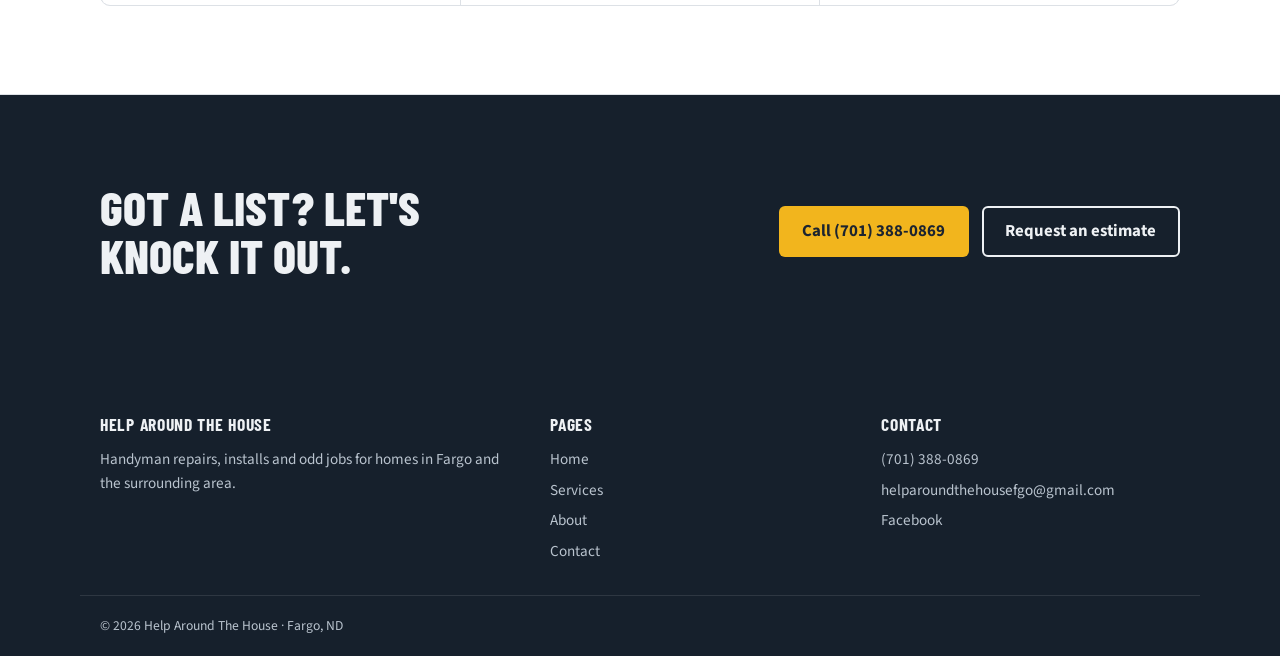
<file: service-installs.html>
<!doctype html>
<html lang="en">
<head>
<meta charset="utf-8">
<meta name="viewport" content="width=device-width, initial-scale=1, viewport-fit=cover">
<title>Fixtures & mounting · Help Around The House</title>
<meta name="description" content="Fixtures & mounting in Fargo, ND. Light fixtures, ceiling fans, TV mounts, shelves, curtain rods and blinds. Call or text (701) 388-0869.">
<link rel="preconnect" href="https://fonts.googleapis.com">
<link rel="preconnect" href="https://fonts.gstatic.com" crossorigin>
<link rel="stylesheet" href="https://fonts.googleapis.com/css2?family=Barlow+Condensed:wght@600;700;800&family=Source+Sans+3:wght@400;600;700&family=JetBrains+Mono:wght@500&display=swap">
<link rel="stylesheet" href="styles.css">
</head>
<body>
<div class="ribbon wrap">Preview site · built by Kormex for Help Around The House</div>
<header class="site">
  <div class="wrap" style="position:relative">
    <a class="brand" href="index.html" aria-label="Help Around The House home">
      <svg width="38" height="38" viewBox="0 0 40 40" aria-hidden="true"><rect width="40" height="40" rx="7" fill="#f2b51d"/><path d="M9 21 20 11l11 10v9H9z" fill="none" stroke="#1c2430" stroke-width="3" stroke-linejoin="round"/><path d="M17 30v-6h6v6" fill="none" stroke="#1c2430" stroke-width="3"/></svg>
      <span><b>Help Around The House</b><small>FARGO · ND</small></span>
    </a>
    <nav class="links" aria-label="Main"><a href="index.html">Home</a><a href="services.html" aria-current="page">Services</a><a href="about.html">About</a><a href="contact.html">Contact</a></nav>
    <div class="head-right">
      <a class="head-call" href="tel:+17013880869">(701) 388-0869</a>
      <button class="menu-btn" type="button" aria-expanded="false" aria-label="Open menu">Menu</button>
    </div>
  </div>
</header>
<main>
<section class="hero small" style="padding-block:0;background-image:url('https://images.unsplash.com/photo-1562259929-b4e1fd3aef09?auto=format&fit=crop&w=1800&q=70')">
  <div class="wrap"><p class="eyebrow"><a href="services.html" style="color:inherit;text-decoration:none">Services</a> / Installs</p><h1>Fixtures & mounting</h1><p class="lede">Bought something that needs to go on a wall or ceiling? We'll mount it level, secure and anchored right.</p><div class="ctas" style="margin-top:2rem"><a class="btn btn-primary" href="contact.html?service=installs">Get an estimate</a><a class="btn btn-ghost" href="tel:+17013880869">Call (701) 388-0869</a></div></div>
</section>
<section><div class="wrap detail">
  <div class="photo" role="img" aria-label="Fixtures & mounting" style="background-image:url('https://images.unsplash.com/photo-1562259929-b4e1fd3aef09?auto=format&fit=crop&w=1100&q=70')"></div>
  <div class="copy-col"><p class="eyebrow">Common jobs</p><h2>What we handle</h2><p>Light fixtures, ceiling fans, TV mounts, shelves, curtain rods and blinds.</p><ul class="ticks"><li>TV wall mounting</li><li>Shelving & floating shelves</li><li>Light fixtures</li><li>Ceiling fans</li><li>Blinds & curtain rods</li><li>Mirrors & artwork</li></ul></div>
</div></section>
<section class="band"><div class="wrap">
  <div class="sec-head"><div><p class="eyebrow">More services</p><h2>We can help with that too</h2></div><p><a href="services.html" style="font-weight:700">See all services →</a></p></div>
  <div class="services"><a class="svc" href="service-repairs.html"><svg viewBox="0 0 24 24" fill="none" stroke="currentColor" stroke-width="2" aria-hidden="true"><path d="M14 4h6v6M20 4l-8 8M4 20l5-5"/></svg><span class="tag">Repairs</span><h3>General home repairs</h3><p>Doors that stick, loose hinges, squeaky floors, broken trim and cabinet fixes.</p><span class="more">Learn more →</span></a><a class="svc" href="service-drywall.html"><svg viewBox="0 0 24 24" fill="none" stroke="currentColor" stroke-width="2" aria-hidden="true"><rect x="3" y="4" width="18" height="16" rx="1"/><path d="M8 12h8"/></svg><span class="tag">Walls</span><h3>Drywall patch & paint</h3><p>Holes, dents and cracks patched, sanded and painted to blend back in.</p><span class="more">Learn more →</span></a><a class="svc" href="service-plumbing.html"><svg viewBox="0 0 24 24" fill="none" stroke="currentColor" stroke-width="2" aria-hidden="true"><path d="M7 3v5a5 5 0 0 0 10 0V3M12 13v8"/></svg><span class="tag">Plumbing</span><h3>Minor plumbing</h3><p>Dripping faucets, running toilets, new faucets, caulking and garbage disposals.</p><span class="more">Learn more →</span></a></div>
</div></section>
<section class="dark cta-band"><div class="wrap">
  <h2>Got a list? Let's knock it out.</h2>
  <div style="display:flex;flex-wrap:wrap;gap:.8rem"><a class="btn btn-primary" href="tel:+17013880869">Call (701) 388-0869</a><a class="btn btn-ghost" href="contact.html">Request an estimate</a></div>
</div></section>
</main>
<footer>
  <div class="wrap cols">
    <div><h4>Help Around The House</h4><p>Handyman repairs, installs and odd jobs for homes in Fargo and the surrounding area.</p></div>
    <div><h4>Pages</h4><ul><li><a href="index.html">Home</a></li><li><a href="services.html">Services</a></li><li><a href="about.html">About</a></li><li><a href="contact.html">Contact</a></li></ul></div>
    <div><h4>Contact</h4><ul><li><a href="tel:+17013880869">(701) 388-0869</a></li><li style="word-break:break-all">helparoundthehousefgo@gmail.com</li><li><a href="https://www.facebook.com/profile.php?id=100060317454232" target="_blank" rel="noopener">Facebook</a></li></ul></div>
  </div>
  <div class="wrap base">© <span id="year">2026</span> Help Around The House · Fargo, ND</div>
</footer>
<script src="site.js"></script>
</body>
</html>
</file>
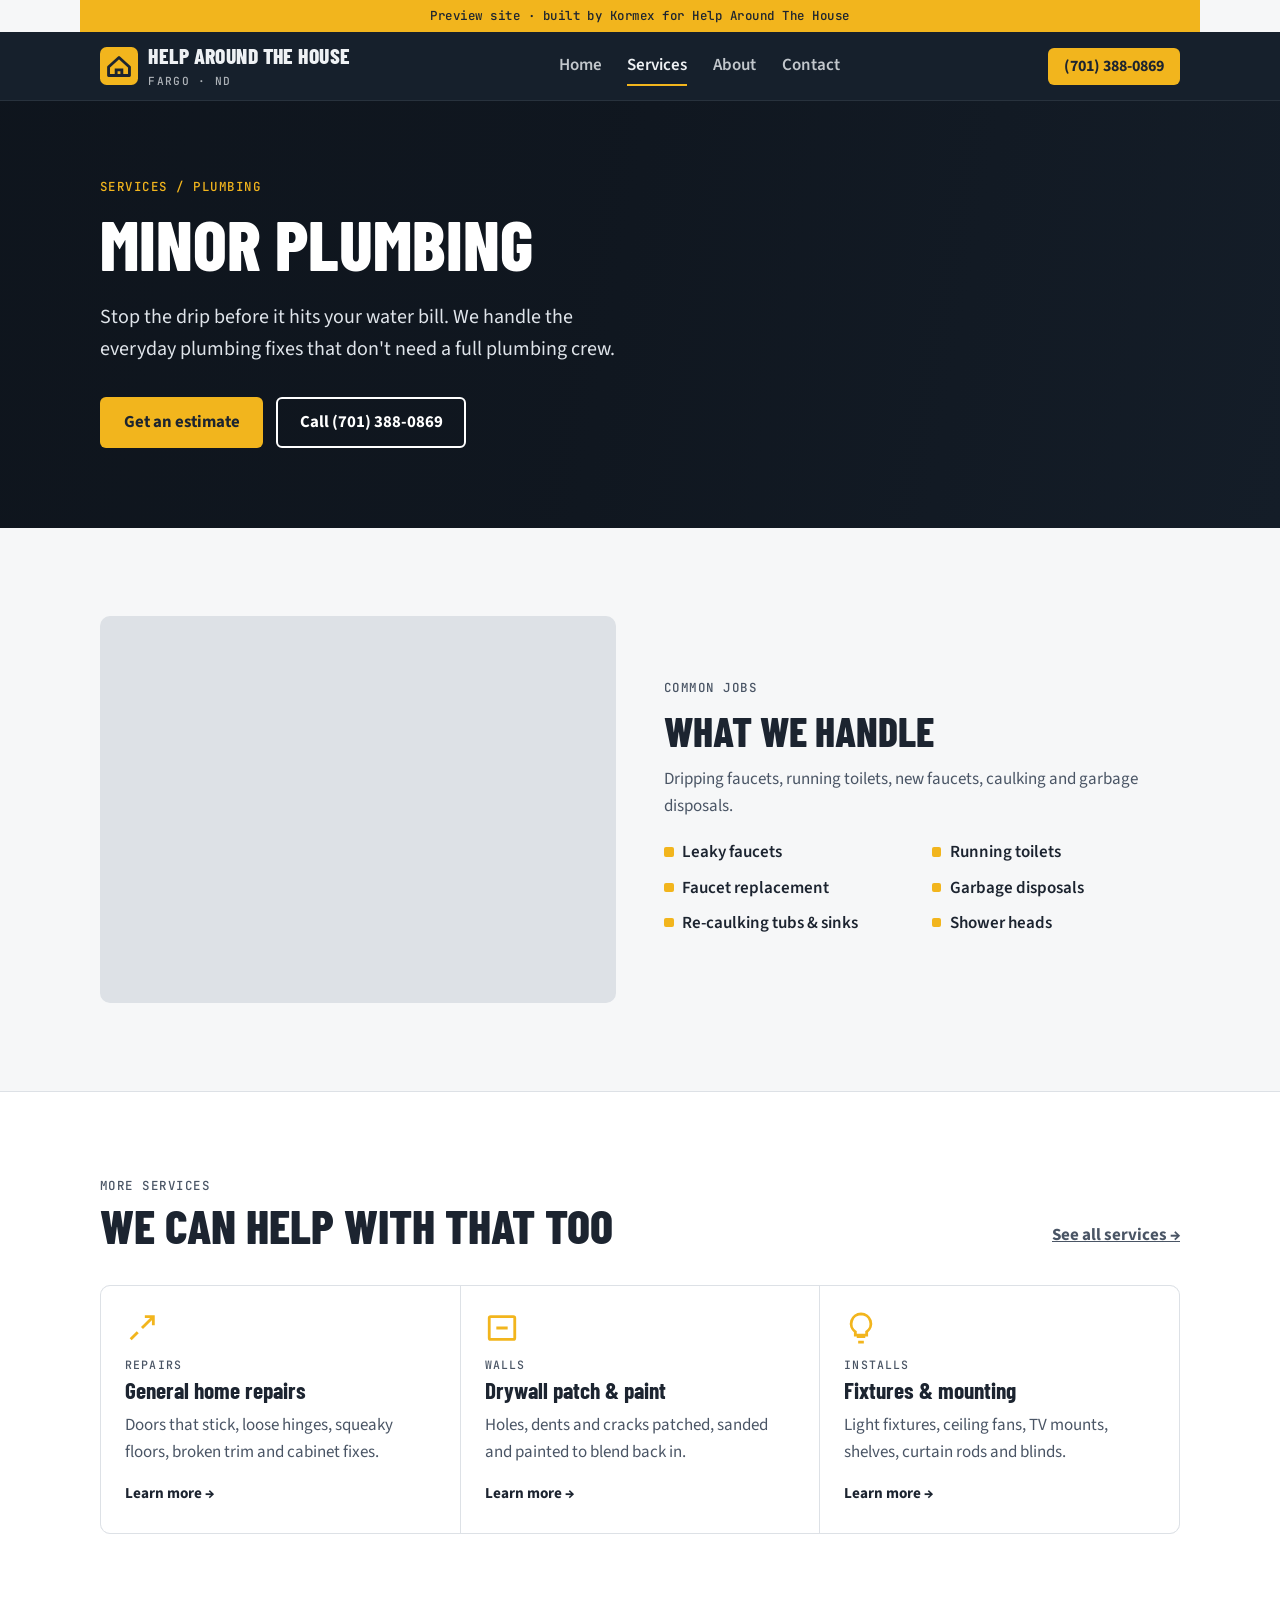
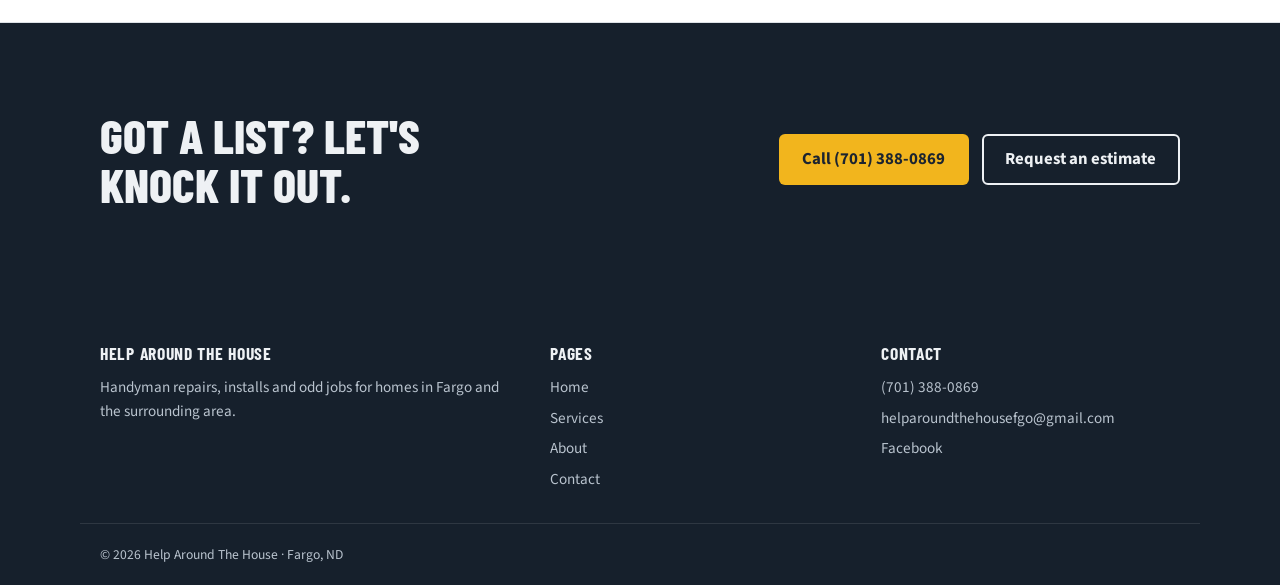
<file: service-plumbing.html>
<!doctype html>
<html lang="en">
<head>
<meta charset="utf-8">
<meta name="viewport" content="width=device-width, initial-scale=1, viewport-fit=cover">
<title>Minor plumbing · Help Around The House</title>
<meta name="description" content="Minor plumbing in Fargo, ND. Dripping faucets, running toilets, new faucets, caulking and garbage disposals. Call or text (701) 388-0869.">
<link rel="preconnect" href="https://fonts.googleapis.com">
<link rel="preconnect" href="https://fonts.gstatic.com" crossorigin>
<link rel="stylesheet" href="https://fonts.googleapis.com/css2?family=Barlow+Condensed:wght@600;700;800&family=Source+Sans+3:wght@400;600;700&family=JetBrains+Mono:wght@500&display=swap">
<link rel="stylesheet" href="styles.css">
</head>
<body>
<div class="ribbon wrap">Preview site · built by Kormex for Help Around The House</div>
<header class="site">
  <div class="wrap" style="position:relative">
    <a class="brand" href="index.html" aria-label="Help Around The House home">
      <svg width="38" height="38" viewBox="0 0 40 40" aria-hidden="true"><rect width="40" height="40" rx="7" fill="#f2b51d"/><path d="M9 21 20 11l11 10v9H9z" fill="none" stroke="#1c2430" stroke-width="3" stroke-linejoin="round"/><path d="M17 30v-6h6v6" fill="none" stroke="#1c2430" stroke-width="3"/></svg>
      <span><b>Help Around The House</b><small>FARGO · ND</small></span>
    </a>
    <nav class="links" aria-label="Main"><a href="index.html">Home</a><a href="services.html" aria-current="page">Services</a><a href="about.html">About</a><a href="contact.html">Contact</a></nav>
    <div class="head-right">
      <a class="head-call" href="tel:+17013880869">(701) 388-0869</a>
      <button class="menu-btn" type="button" aria-expanded="false" aria-label="Open menu">Menu</button>
    </div>
  </div>
</header>
<main>
<section class="hero small" style="padding-block:0;background-image:url('https://images.unsplash.com/photo-1676311396794-f14881e9daaa?auto=format&fit=crop&w=1800&q=70')">
  <div class="wrap"><p class="eyebrow"><a href="services.html" style="color:inherit;text-decoration:none">Services</a> / Plumbing</p><h1>Minor plumbing</h1><p class="lede">Stop the drip before it hits your water bill. We handle the everyday plumbing fixes that don't need a full plumbing crew.</p><div class="ctas" style="margin-top:2rem"><a class="btn btn-primary" href="contact.html?service=plumbing">Get an estimate</a><a class="btn btn-ghost" href="tel:+17013880869">Call (701) 388-0869</a></div></div>
</section>
<section><div class="wrap detail">
  <div class="photo" role="img" aria-label="Minor plumbing" style="background-image:url('https://images.unsplash.com/photo-1676311396794-f14881e9daaa?auto=format&fit=crop&w=1100&q=70')"></div>
  <div class="copy-col"><p class="eyebrow">Common jobs</p><h2>What we handle</h2><p>Dripping faucets, running toilets, new faucets, caulking and garbage disposals.</p><ul class="ticks"><li>Leaky faucets</li><li>Running toilets</li><li>Faucet replacement</li><li>Garbage disposals</li><li>Re-caulking tubs & sinks</li><li>Shower heads</li></ul></div>
</div></section>
<section class="band"><div class="wrap">
  <div class="sec-head"><div><p class="eyebrow">More services</p><h2>We can help with that too</h2></div><p><a href="services.html" style="font-weight:700">See all services →</a></p></div>
  <div class="services"><a class="svc" href="service-repairs.html"><svg viewBox="0 0 24 24" fill="none" stroke="currentColor" stroke-width="2" aria-hidden="true"><path d="M14 4h6v6M20 4l-8 8M4 20l5-5"/></svg><span class="tag">Repairs</span><h3>General home repairs</h3><p>Doors that stick, loose hinges, squeaky floors, broken trim and cabinet fixes.</p><span class="more">Learn more →</span></a><a class="svc" href="service-drywall.html"><svg viewBox="0 0 24 24" fill="none" stroke="currentColor" stroke-width="2" aria-hidden="true"><rect x="3" y="4" width="18" height="16" rx="1"/><path d="M8 12h8"/></svg><span class="tag">Walls</span><h3>Drywall patch & paint</h3><p>Holes, dents and cracks patched, sanded and painted to blend back in.</p><span class="more">Learn more →</span></a><a class="svc" href="service-installs.html"><svg viewBox="0 0 24 24" fill="none" stroke="currentColor" stroke-width="2" aria-hidden="true"><path d="M9 18h6M10 22h4M12 2a7 7 0 0 0-4 12.7V17h8v-2.3A7 7 0 0 0 12 2z"/></svg><span class="tag">Installs</span><h3>Fixtures & mounting</h3><p>Light fixtures, ceiling fans, TV mounts, shelves, curtain rods and blinds.</p><span class="more">Learn more →</span></a></div>
</div></section>
<section class="dark cta-band"><div class="wrap">
  <h2>Got a list? Let's knock it out.</h2>
  <div style="display:flex;flex-wrap:wrap;gap:.8rem"><a class="btn btn-primary" href="tel:+17013880869">Call (701) 388-0869</a><a class="btn btn-ghost" href="contact.html">Request an estimate</a></div>
</div></section>
</main>
<footer>
  <div class="wrap cols">
    <div><h4>Help Around The House</h4><p>Handyman repairs, installs and odd jobs for homes in Fargo and the surrounding area.</p></div>
    <div><h4>Pages</h4><ul><li><a href="index.html">Home</a></li><li><a href="services.html">Services</a></li><li><a href="about.html">About</a></li><li><a href="contact.html">Contact</a></li></ul></div>
    <div><h4>Contact</h4><ul><li><a href="tel:+17013880869">(701) 388-0869</a></li><li style="word-break:break-all">helparoundthehousefgo@gmail.com</li><li><a href="https://www.facebook.com/profile.php?id=100060317454232" target="_blank" rel="noopener">Facebook</a></li></ul></div>
  </div>
  <div class="wrap base">© <span id="year">2026</span> Help Around The House · Fargo, ND</div>
</footer>
<script src="site.js"></script>
</body>
</html>
</file>
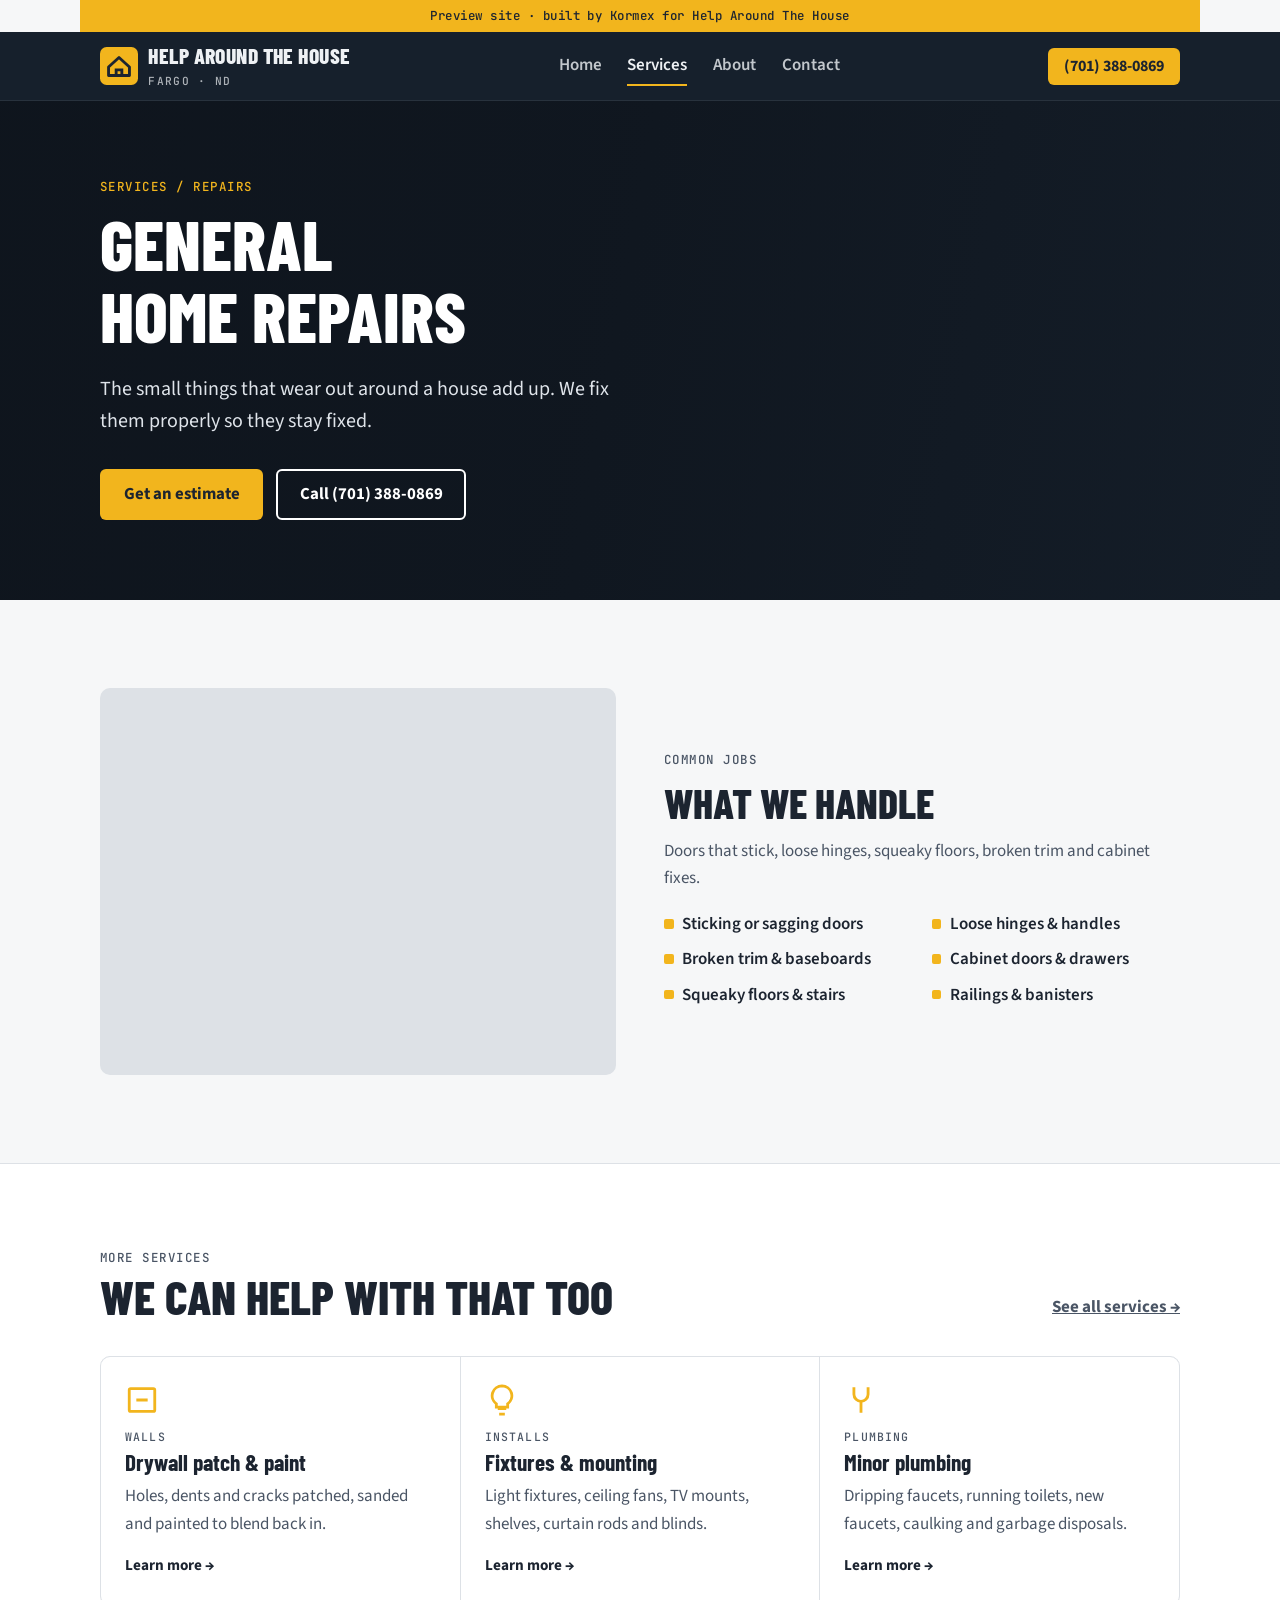
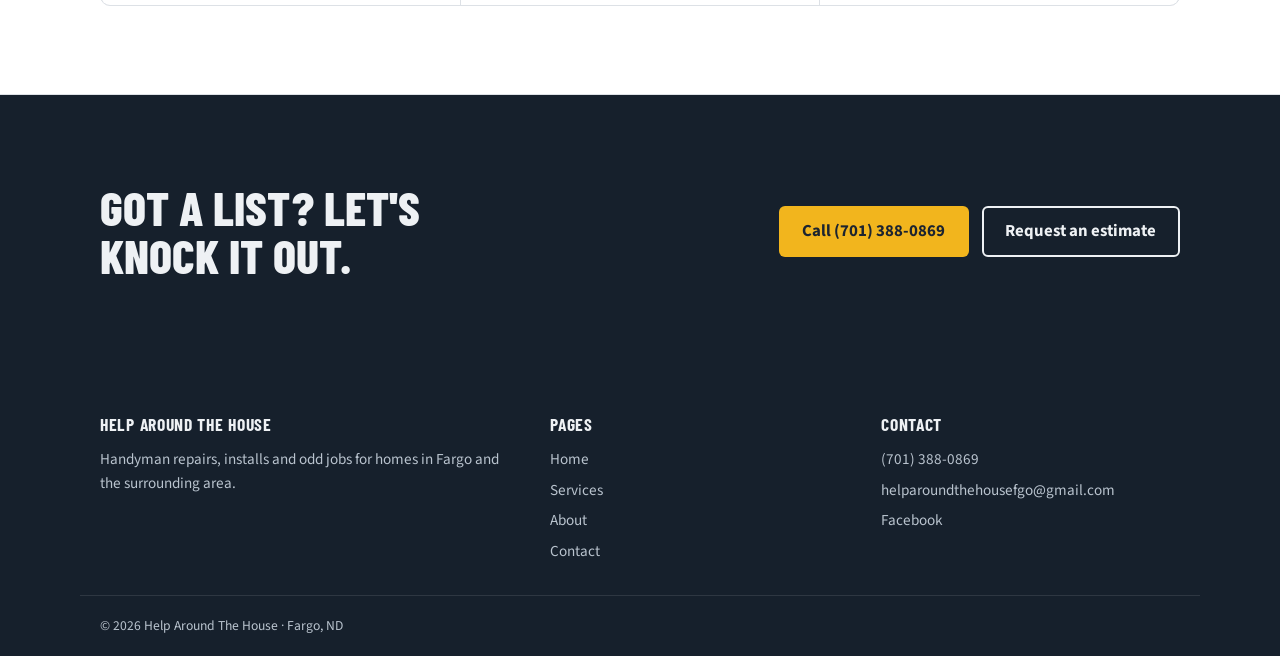
<file: service-repairs.html>
<!doctype html>
<html lang="en">
<head>
<meta charset="utf-8">
<meta name="viewport" content="width=device-width, initial-scale=1, viewport-fit=cover">
<title>General home repairs · Help Around The House</title>
<meta name="description" content="General home repairs in Fargo, ND. Doors that stick, loose hinges, squeaky floors, broken trim and cabinet fixes. Call or text (701) 388-0869.">
<link rel="preconnect" href="https://fonts.googleapis.com">
<link rel="preconnect" href="https://fonts.gstatic.com" crossorigin>
<link rel="stylesheet" href="https://fonts.googleapis.com/css2?family=Barlow+Condensed:wght@600;700;800&family=Source+Sans+3:wght@400;600;700&family=JetBrains+Mono:wght@500&display=swap">
<link rel="stylesheet" href="styles.css">
</head>
<body>
<div class="ribbon wrap">Preview site · built by Kormex for Help Around The House</div>
<header class="site">
  <div class="wrap" style="position:relative">
    <a class="brand" href="index.html" aria-label="Help Around The House home">
      <svg width="38" height="38" viewBox="0 0 40 40" aria-hidden="true"><rect width="40" height="40" rx="7" fill="#f2b51d"/><path d="M9 21 20 11l11 10v9H9z" fill="none" stroke="#1c2430" stroke-width="3" stroke-linejoin="round"/><path d="M17 30v-6h6v6" fill="none" stroke="#1c2430" stroke-width="3"/></svg>
      <span><b>Help Around The House</b><small>FARGO · ND</small></span>
    </a>
    <nav class="links" aria-label="Main"><a href="index.html">Home</a><a href="services.html" aria-current="page">Services</a><a href="about.html">About</a><a href="contact.html">Contact</a></nav>
    <div class="head-right">
      <a class="head-call" href="tel:+17013880869">(701) 388-0869</a>
      <button class="menu-btn" type="button" aria-expanded="false" aria-label="Open menu">Menu</button>
    </div>
  </div>
</header>
<main>
<section class="hero small" style="padding-block:0;background-image:url('https://images.unsplash.com/photo-1505798577917-a65157d3320a?auto=format&fit=crop&w=1800&q=70')">
  <div class="wrap"><p class="eyebrow"><a href="services.html" style="color:inherit;text-decoration:none">Services</a> / Repairs</p><h1>General home repairs</h1><p class="lede">The small things that wear out around a house add up. We fix them properly so they stay fixed.</p><div class="ctas" style="margin-top:2rem"><a class="btn btn-primary" href="contact.html?service=repairs">Get an estimate</a><a class="btn btn-ghost" href="tel:+17013880869">Call (701) 388-0869</a></div></div>
</section>
<section><div class="wrap detail">
  <div class="photo" role="img" aria-label="General home repairs" style="background-image:url('https://images.unsplash.com/photo-1505798577917-a65157d3320a?auto=format&fit=crop&w=1100&q=70')"></div>
  <div class="copy-col"><p class="eyebrow">Common jobs</p><h2>What we handle</h2><p>Doors that stick, loose hinges, squeaky floors, broken trim and cabinet fixes.</p><ul class="ticks"><li>Sticking or sagging doors</li><li>Loose hinges & handles</li><li>Broken trim & baseboards</li><li>Cabinet doors & drawers</li><li>Squeaky floors & stairs</li><li>Railings & banisters</li></ul></div>
</div></section>
<section class="band"><div class="wrap">
  <div class="sec-head"><div><p class="eyebrow">More services</p><h2>We can help with that too</h2></div><p><a href="services.html" style="font-weight:700">See all services →</a></p></div>
  <div class="services"><a class="svc" href="service-drywall.html"><svg viewBox="0 0 24 24" fill="none" stroke="currentColor" stroke-width="2" aria-hidden="true"><rect x="3" y="4" width="18" height="16" rx="1"/><path d="M8 12h8"/></svg><span class="tag">Walls</span><h3>Drywall patch & paint</h3><p>Holes, dents and cracks patched, sanded and painted to blend back in.</p><span class="more">Learn more →</span></a><a class="svc" href="service-installs.html"><svg viewBox="0 0 24 24" fill="none" stroke="currentColor" stroke-width="2" aria-hidden="true"><path d="M9 18h6M10 22h4M12 2a7 7 0 0 0-4 12.7V17h8v-2.3A7 7 0 0 0 12 2z"/></svg><span class="tag">Installs</span><h3>Fixtures & mounting</h3><p>Light fixtures, ceiling fans, TV mounts, shelves, curtain rods and blinds.</p><span class="more">Learn more →</span></a><a class="svc" href="service-plumbing.html"><svg viewBox="0 0 24 24" fill="none" stroke="currentColor" stroke-width="2" aria-hidden="true"><path d="M7 3v5a5 5 0 0 0 10 0V3M12 13v8"/></svg><span class="tag">Plumbing</span><h3>Minor plumbing</h3><p>Dripping faucets, running toilets, new faucets, caulking and garbage disposals.</p><span class="more">Learn more →</span></a></div>
</div></section>
<section class="dark cta-band"><div class="wrap">
  <h2>Got a list? Let's knock it out.</h2>
  <div style="display:flex;flex-wrap:wrap;gap:.8rem"><a class="btn btn-primary" href="tel:+17013880869">Call (701) 388-0869</a><a class="btn btn-ghost" href="contact.html">Request an estimate</a></div>
</div></section>
</main>
<footer>
  <div class="wrap cols">
    <div><h4>Help Around The House</h4><p>Handyman repairs, installs and odd jobs for homes in Fargo and the surrounding area.</p></div>
    <div><h4>Pages</h4><ul><li><a href="index.html">Home</a></li><li><a href="services.html">Services</a></li><li><a href="about.html">About</a></li><li><a href="contact.html">Contact</a></li></ul></div>
    <div><h4>Contact</h4><ul><li><a href="tel:+17013880869">(701) 388-0869</a></li><li style="word-break:break-all">helparoundthehousefgo@gmail.com</li><li><a href="https://www.facebook.com/profile.php?id=100060317454232" target="_blank" rel="noopener">Facebook</a></li></ul></div>
  </div>
  <div class="wrap base">© <span id="year">2026</span> Help Around The House · Fargo, ND</div>
</footer>
<script src="site.js"></script>
</body>
</html>
</file>
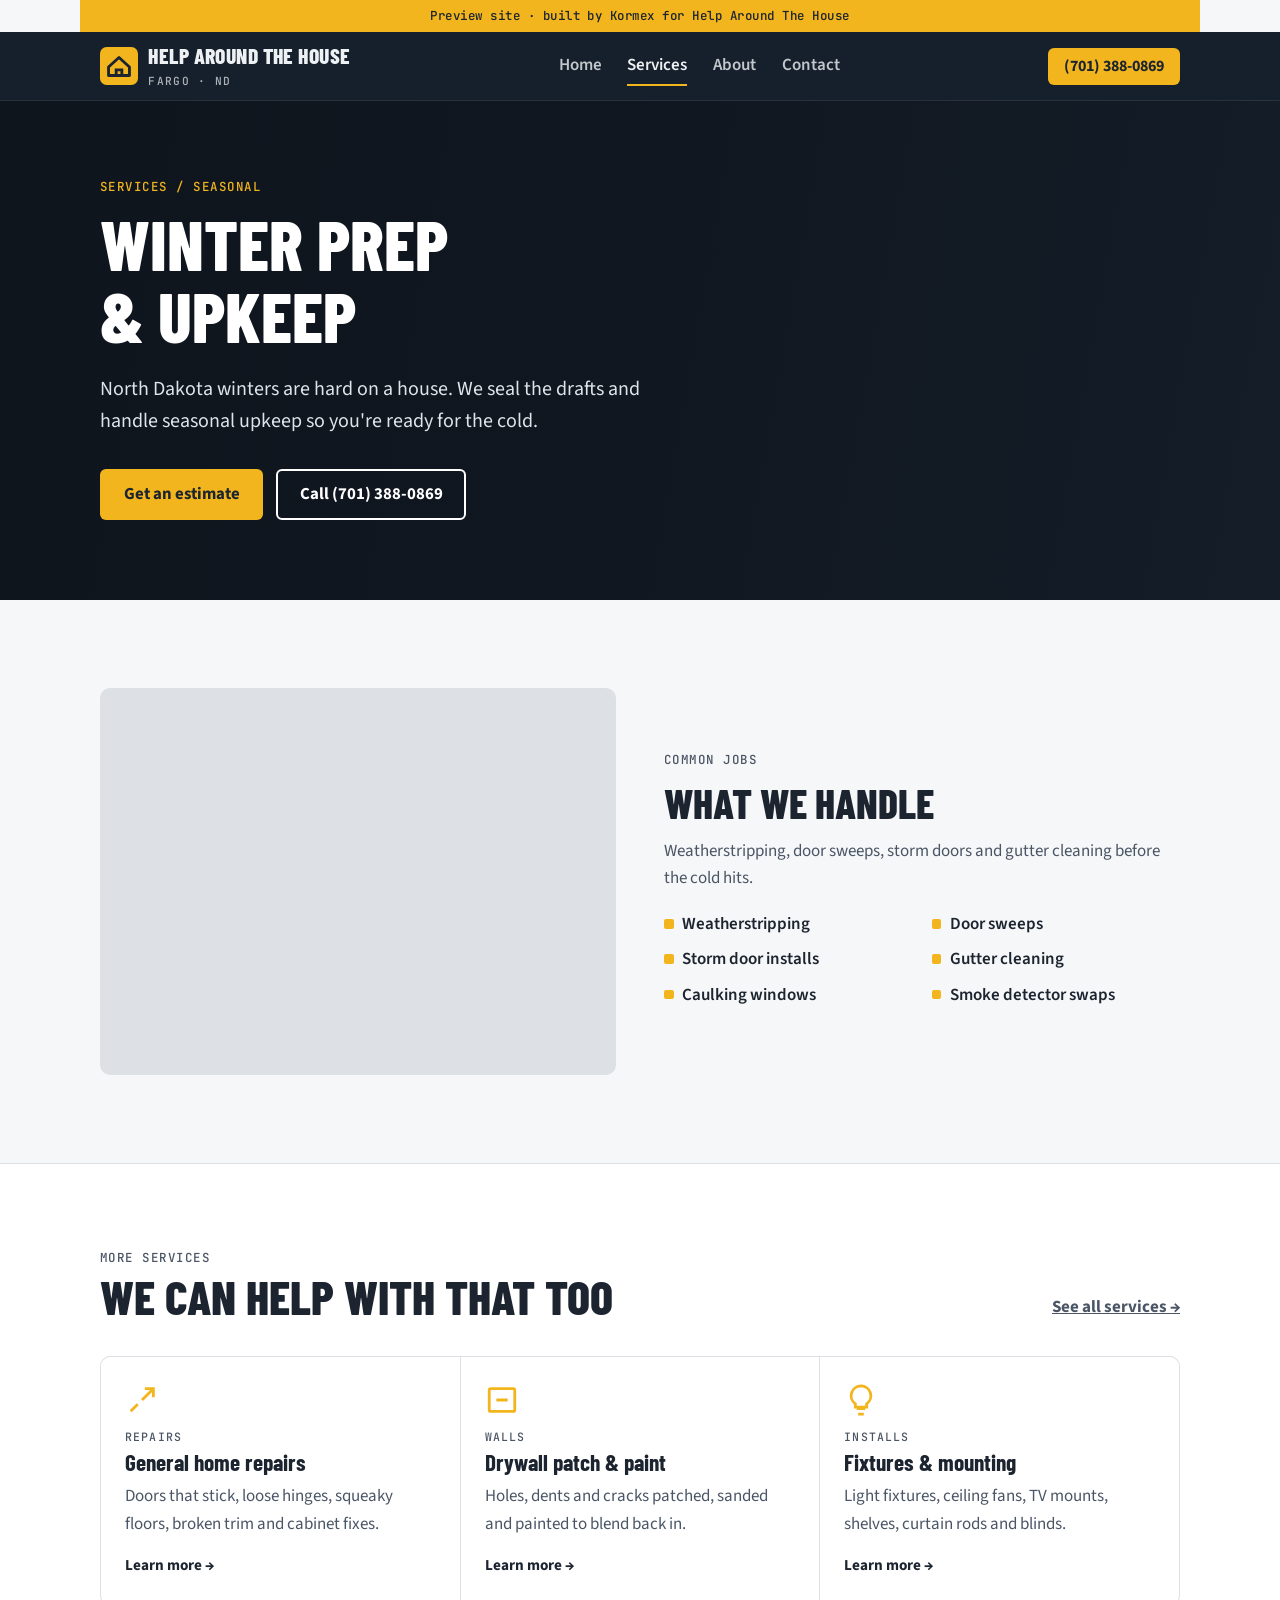
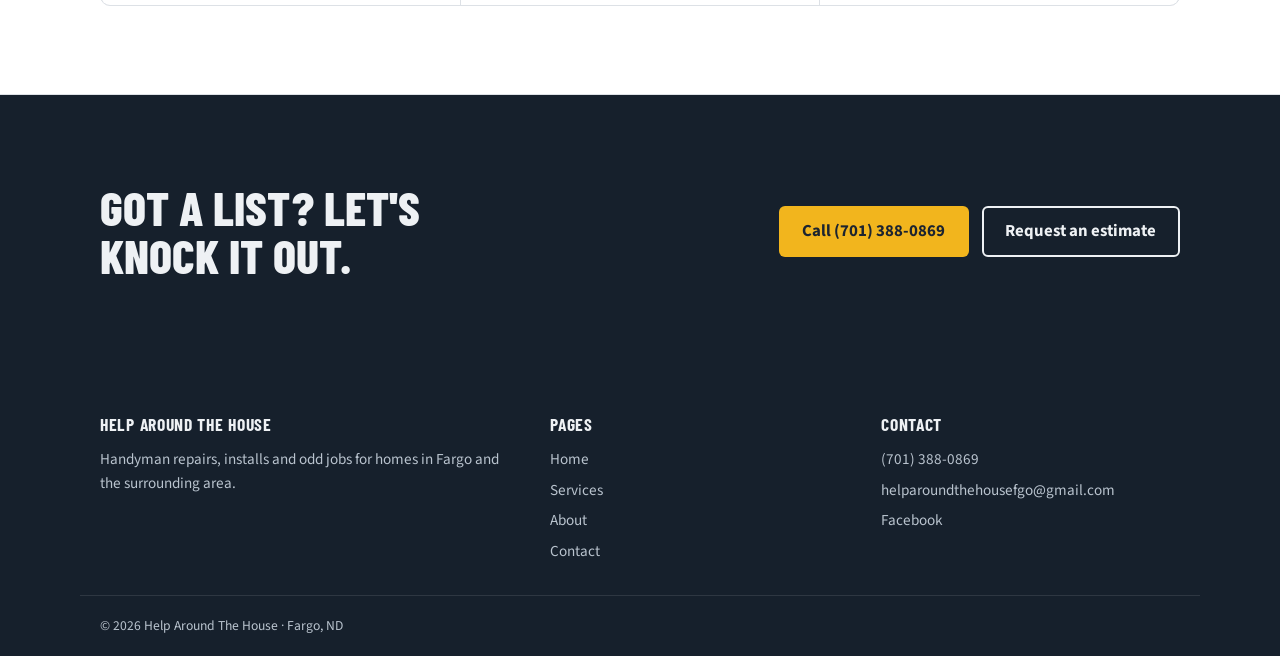
<file: service-seasonal.html>
<!doctype html>
<html lang="en">
<head>
<meta charset="utf-8">
<meta name="viewport" content="width=device-width, initial-scale=1, viewport-fit=cover">
<title>Winter prep & upkeep · Help Around The House</title>
<meta name="description" content="Winter prep & upkeep in Fargo, ND. Weatherstripping, door sweeps, storm doors and gutter cleaning before the cold hits. Call or text (701) 388-0869.">
<link rel="preconnect" href="https://fonts.googleapis.com">
<link rel="preconnect" href="https://fonts.gstatic.com" crossorigin>
<link rel="stylesheet" href="https://fonts.googleapis.com/css2?family=Barlow+Condensed:wght@600;700;800&family=Source+Sans+3:wght@400;600;700&family=JetBrains+Mono:wght@500&display=swap">
<link rel="stylesheet" href="styles.css">
</head>
<body>
<div class="ribbon wrap">Preview site · built by Kormex for Help Around The House</div>
<header class="site">
  <div class="wrap" style="position:relative">
    <a class="brand" href="index.html" aria-label="Help Around The House home">
      <svg width="38" height="38" viewBox="0 0 40 40" aria-hidden="true"><rect width="40" height="40" rx="7" fill="#f2b51d"/><path d="M9 21 20 11l11 10v9H9z" fill="none" stroke="#1c2430" stroke-width="3" stroke-linejoin="round"/><path d="M17 30v-6h6v6" fill="none" stroke="#1c2430" stroke-width="3"/></svg>
      <span><b>Help Around The House</b><small>FARGO · ND</small></span>
    </a>
    <nav class="links" aria-label="Main"><a href="index.html">Home</a><a href="services.html" aria-current="page">Services</a><a href="about.html">About</a><a href="contact.html">Contact</a></nav>
    <div class="head-right">
      <a class="head-call" href="tel:+17013880869">(701) 388-0869</a>
      <button class="menu-btn" type="button" aria-expanded="false" aria-label="Open menu">Menu</button>
    </div>
  </div>
</header>
<main>
<section class="hero small" style="padding-block:0;background-image:url('https://images.unsplash.com/photo-1646119945537-2a73112f5913?auto=format&fit=crop&w=1800&q=70')">
  <div class="wrap"><p class="eyebrow"><a href="services.html" style="color:inherit;text-decoration:none">Services</a> / Seasonal</p><h1>Winter prep & upkeep</h1><p class="lede">North Dakota winters are hard on a house. We seal the drafts and handle seasonal upkeep so you're ready for the cold.</p><div class="ctas" style="margin-top:2rem"><a class="btn btn-primary" href="contact.html?service=seasonal">Get an estimate</a><a class="btn btn-ghost" href="tel:+17013880869">Call (701) 388-0869</a></div></div>
</section>
<section><div class="wrap detail">
  <div class="photo" role="img" aria-label="Winter prep & upkeep" style="background-image:url('https://images.unsplash.com/photo-1646119945537-2a73112f5913?auto=format&fit=crop&w=1100&q=70')"></div>
  <div class="copy-col"><p class="eyebrow">Common jobs</p><h2>What we handle</h2><p>Weatherstripping, door sweeps, storm doors and gutter cleaning before the cold hits.</p><ul class="ticks"><li>Weatherstripping</li><li>Door sweeps</li><li>Storm door installs</li><li>Gutter cleaning</li><li>Caulking windows</li><li>Smoke detector swaps</li></ul></div>
</div></section>
<section class="band"><div class="wrap">
  <div class="sec-head"><div><p class="eyebrow">More services</p><h2>We can help with that too</h2></div><p><a href="services.html" style="font-weight:700">See all services →</a></p></div>
  <div class="services"><a class="svc" href="service-repairs.html"><svg viewBox="0 0 24 24" fill="none" stroke="currentColor" stroke-width="2" aria-hidden="true"><path d="M14 4h6v6M20 4l-8 8M4 20l5-5"/></svg><span class="tag">Repairs</span><h3>General home repairs</h3><p>Doors that stick, loose hinges, squeaky floors, broken trim and cabinet fixes.</p><span class="more">Learn more →</span></a><a class="svc" href="service-drywall.html"><svg viewBox="0 0 24 24" fill="none" stroke="currentColor" stroke-width="2" aria-hidden="true"><rect x="3" y="4" width="18" height="16" rx="1"/><path d="M8 12h8"/></svg><span class="tag">Walls</span><h3>Drywall patch & paint</h3><p>Holes, dents and cracks patched, sanded and painted to blend back in.</p><span class="more">Learn more →</span></a><a class="svc" href="service-installs.html"><svg viewBox="0 0 24 24" fill="none" stroke="currentColor" stroke-width="2" aria-hidden="true"><path d="M9 18h6M10 22h4M12 2a7 7 0 0 0-4 12.7V17h8v-2.3A7 7 0 0 0 12 2z"/></svg><span class="tag">Installs</span><h3>Fixtures & mounting</h3><p>Light fixtures, ceiling fans, TV mounts, shelves, curtain rods and blinds.</p><span class="more">Learn more →</span></a></div>
</div></section>
<section class="dark cta-band"><div class="wrap">
  <h2>Got a list? Let's knock it out.</h2>
  <div style="display:flex;flex-wrap:wrap;gap:.8rem"><a class="btn btn-primary" href="tel:+17013880869">Call (701) 388-0869</a><a class="btn btn-ghost" href="contact.html">Request an estimate</a></div>
</div></section>
</main>
<footer>
  <div class="wrap cols">
    <div><h4>Help Around The House</h4><p>Handyman repairs, installs and odd jobs for homes in Fargo and the surrounding area.</p></div>
    <div><h4>Pages</h4><ul><li><a href="index.html">Home</a></li><li><a href="services.html">Services</a></li><li><a href="about.html">About</a></li><li><a href="contact.html">Contact</a></li></ul></div>
    <div><h4>Contact</h4><ul><li><a href="tel:+17013880869">(701) 388-0869</a></li><li style="word-break:break-all">helparoundthehousefgo@gmail.com</li><li><a href="https://www.facebook.com/profile.php?id=100060317454232" target="_blank" rel="noopener">Facebook</a></li></ul></div>
  </div>
  <div class="wrap base">© <span id="year">2026</span> Help Around The House · Fargo, ND</div>
</footer>
<script src="site.js"></script>
</body>
</html>
</file>
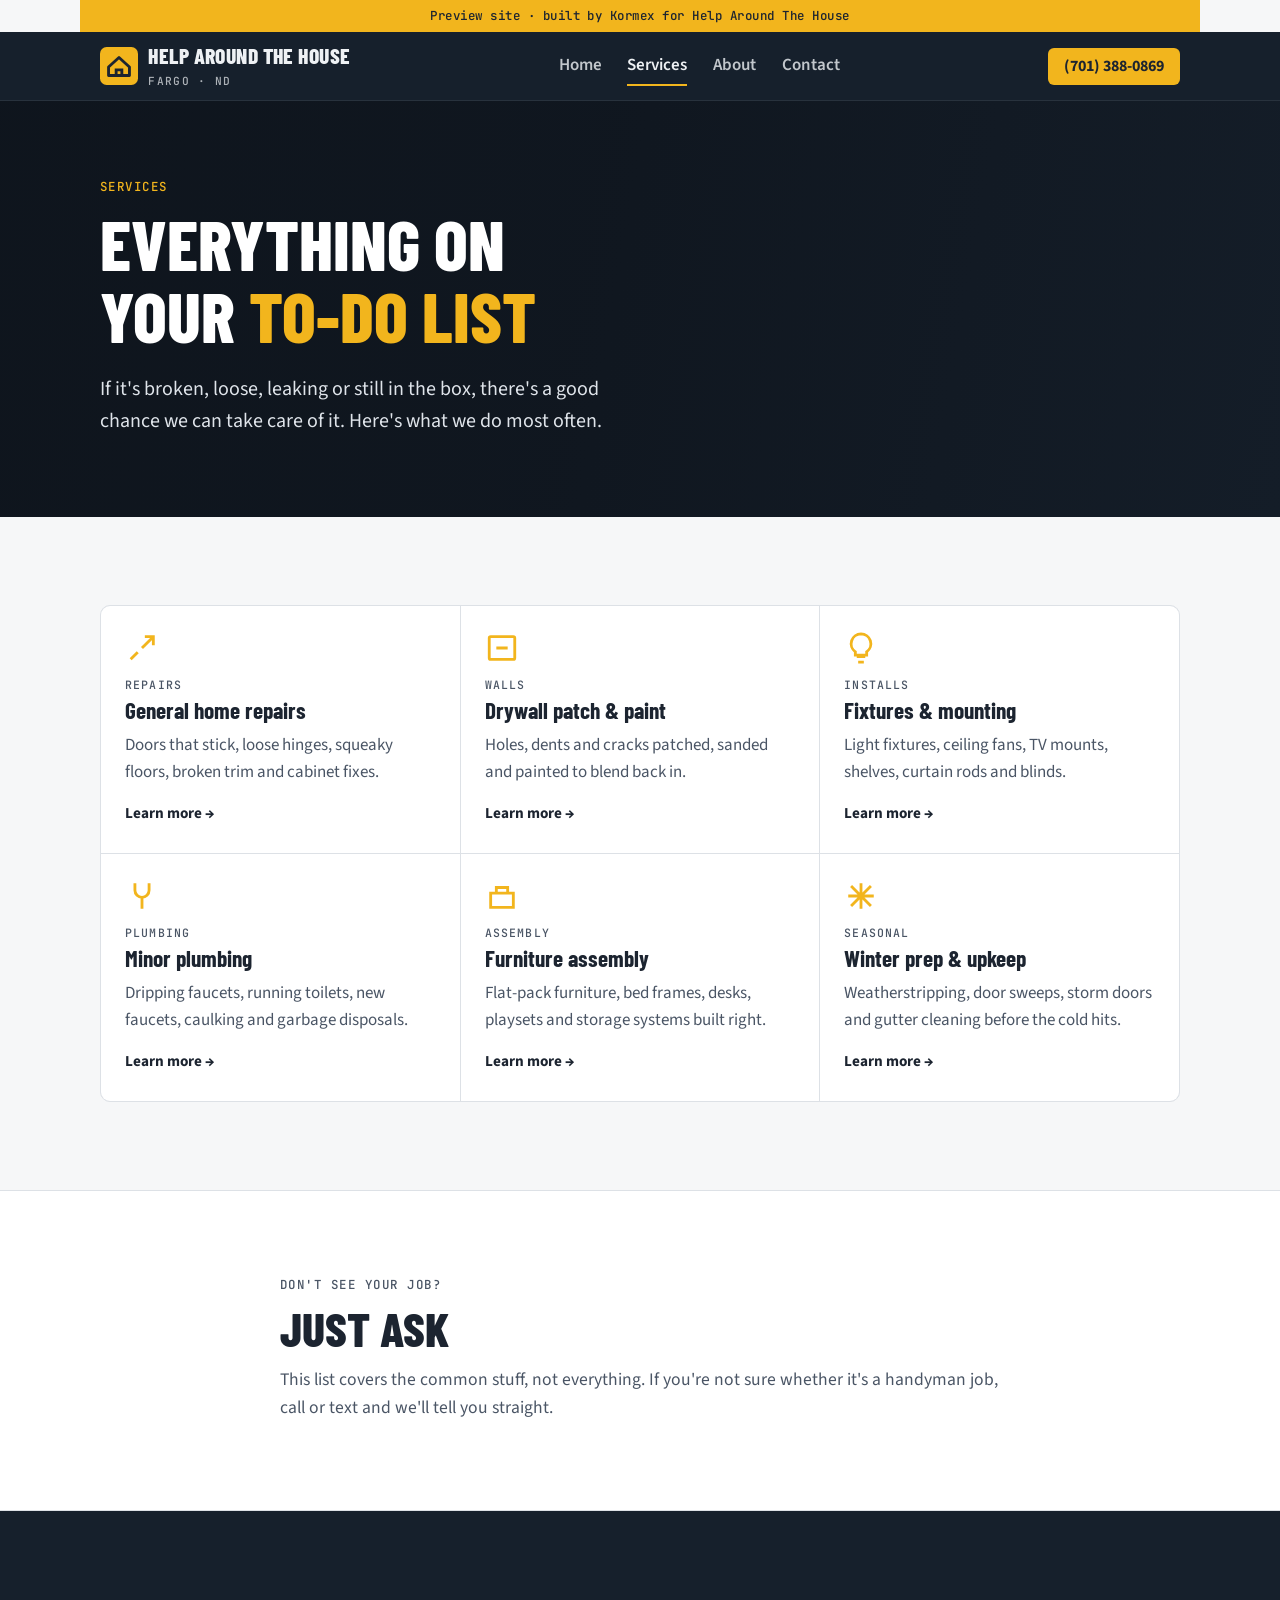
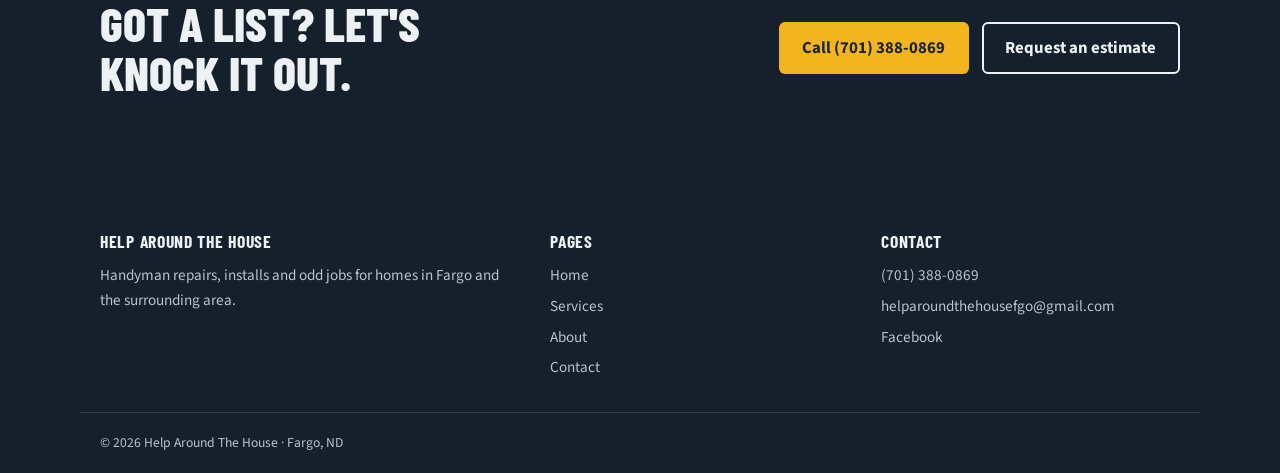
<file: services.html>
<!doctype html>
<html lang="en">
<head>
<meta charset="utf-8">
<meta name="viewport" content="width=device-width, initial-scale=1, viewport-fit=cover">
<title>Services · Help Around The House</title>
<meta name="description" content="Handyman services in Fargo, ND: home repairs, drywall, mounting, minor plumbing, furniture assembly and winter prep.">
<link rel="preconnect" href="https://fonts.googleapis.com">
<link rel="preconnect" href="https://fonts.gstatic.com" crossorigin>
<link rel="stylesheet" href="https://fonts.googleapis.com/css2?family=Barlow+Condensed:wght@600;700;800&family=Source+Sans+3:wght@400;600;700&family=JetBrains+Mono:wght@500&display=swap">
<link rel="stylesheet" href="styles.css">
</head>
<body>
<div class="ribbon wrap">Preview site · built by Kormex for Help Around The House</div>
<header class="site">
  <div class="wrap" style="position:relative">
    <a class="brand" href="index.html" aria-label="Help Around The House home">
      <svg width="38" height="38" viewBox="0 0 40 40" aria-hidden="true"><rect width="40" height="40" rx="7" fill="#f2b51d"/><path d="M9 21 20 11l11 10v9H9z" fill="none" stroke="#1c2430" stroke-width="3" stroke-linejoin="round"/><path d="M17 30v-6h6v6" fill="none" stroke="#1c2430" stroke-width="3"/></svg>
      <span><b>Help Around The House</b><small>FARGO · ND</small></span>
    </a>
    <nav class="links" aria-label="Main"><a href="index.html">Home</a><a href="services.html" aria-current="page">Services</a><a href="about.html">About</a><a href="contact.html">Contact</a></nav>
    <div class="head-right">
      <a class="head-call" href="tel:+17013880869">(701) 388-0869</a>
      <button class="menu-btn" type="button" aria-expanded="false" aria-label="Open menu">Menu</button>
    </div>
  </div>
</header>
<main>
<section class="hero small" style="padding-block:0;background-image:url('https://images.unsplash.com/photo-1562259929-b4e1fd3aef09?auto=format&fit=crop&w=1800&q=70')">
  <div class="wrap"><p class="eyebrow">Services</p><h1>Everything on your <em>to-do list</em></h1><p class="lede">If it's broken, loose, leaking or still in the box, there's a good chance we can take care of it. Here's what we do most often.</p></div>
</section>
<section><div class="wrap"><div class="services"><a class="svc" href="service-repairs.html"><svg viewBox="0 0 24 24" fill="none" stroke="currentColor" stroke-width="2" aria-hidden="true"><path d="M14 4h6v6M20 4l-8 8M4 20l5-5"/></svg><span class="tag">Repairs</span><h3>General home repairs</h3><p>Doors that stick, loose hinges, squeaky floors, broken trim and cabinet fixes.</p><span class="more">Learn more →</span></a><a class="svc" href="service-drywall.html"><svg viewBox="0 0 24 24" fill="none" stroke="currentColor" stroke-width="2" aria-hidden="true"><rect x="3" y="4" width="18" height="16" rx="1"/><path d="M8 12h8"/></svg><span class="tag">Walls</span><h3>Drywall patch & paint</h3><p>Holes, dents and cracks patched, sanded and painted to blend back in.</p><span class="more">Learn more →</span></a><a class="svc" href="service-installs.html"><svg viewBox="0 0 24 24" fill="none" stroke="currentColor" stroke-width="2" aria-hidden="true"><path d="M9 18h6M10 22h4M12 2a7 7 0 0 0-4 12.7V17h8v-2.3A7 7 0 0 0 12 2z"/></svg><span class="tag">Installs</span><h3>Fixtures & mounting</h3><p>Light fixtures, ceiling fans, TV mounts, shelves, curtain rods and blinds.</p><span class="more">Learn more →</span></a><a class="svc" href="service-plumbing.html"><svg viewBox="0 0 24 24" fill="none" stroke="currentColor" stroke-width="2" aria-hidden="true"><path d="M7 3v5a5 5 0 0 0 10 0V3M12 13v8"/></svg><span class="tag">Plumbing</span><h3>Minor plumbing</h3><p>Dripping faucets, running toilets, new faucets, caulking and garbage disposals.</p><span class="more">Learn more →</span></a><a class="svc" href="service-assembly.html"><svg viewBox="0 0 24 24" fill="none" stroke="currentColor" stroke-width="2" aria-hidden="true"><path d="M4 10h16v10H4zM8 10V6h8v4"/></svg><span class="tag">Assembly</span><h3>Furniture assembly</h3><p>Flat-pack furniture, bed frames, desks, playsets and storage systems built right.</p><span class="more">Learn more →</span></a><a class="svc" href="service-seasonal.html"><svg viewBox="0 0 24 24" fill="none" stroke="currentColor" stroke-width="2" aria-hidden="true"><path d="M12 3v18M3 12h18M5 5l14 14M19 5 5 19"/></svg><span class="tag">Seasonal</span><h3>Winter prep & upkeep</h3><p>Weatherstripping, door sweeps, storm doors and gutter cleaning before the cold hits.</p><span class="more">Learn more →</span></a></div></div></section>
<section class="band"><div class="wrap" style="display:grid;gap:.8rem;max-width:760px;text-align:left"><p class="eyebrow">Don't see your job?</p><h2>Just ask</h2><p style="color:var(--ink-soft);font-size:1.1rem">This list covers the common stuff, not everything. If you're not sure whether it's a handyman job, call or text and we'll tell you straight.</p></div></section>
<section class="dark cta-band"><div class="wrap">
  <h2>Got a list? Let's knock it out.</h2>
  <div style="display:flex;flex-wrap:wrap;gap:.8rem"><a class="btn btn-primary" href="tel:+17013880869">Call (701) 388-0869</a><a class="btn btn-ghost" href="contact.html">Request an estimate</a></div>
</div></section>
</main>
<footer>
  <div class="wrap cols">
    <div><h4>Help Around The House</h4><p>Handyman repairs, installs and odd jobs for homes in Fargo and the surrounding area.</p></div>
    <div><h4>Pages</h4><ul><li><a href="index.html">Home</a></li><li><a href="services.html">Services</a></li><li><a href="about.html">About</a></li><li><a href="contact.html">Contact</a></li></ul></div>
    <div><h4>Contact</h4><ul><li><a href="tel:+17013880869">(701) 388-0869</a></li><li style="word-break:break-all">helparoundthehousefgo@gmail.com</li><li><a href="https://www.facebook.com/profile.php?id=100060317454232" target="_blank" rel="noopener">Facebook</a></li></ul></div>
  </div>
  <div class="wrap base">© <span id="year">2026</span> Help Around The House · Fargo, ND</div>
</footer>
<script src="site.js"></script>
</body>
</html>
</file>
<file: styles.css>
/* Help Around The House — shared styles
   Layout: photo hero per page, paper-white "work order" sections, navy bands for emphasis. */
:root{
  --ink:#1c2430;--ink-soft:#4a5565;--paper:#f6f7f8;--card:#ffffff;--line:#dde1e6;
  --pencil:#f2b51d;--pencil-ink:#1c2430;--deep:#16202c;--on-deep:#eef1f4;--on-deep-soft:#b9c3ce;
  --display:"Barlow Condensed","Arial Narrow",Arial,sans-serif;
  --body:"Source Sans 3","Segoe UI",Roboto,Helvetica,Arial,sans-serif;
  --mono:"JetBrains Mono",ui-monospace,Menlo,Consolas,monospace;
  color-scheme:light;
}
@media (prefers-color-scheme:dark){:root:not([data-theme="light"]){
  --ink:#e8ecf1;--ink-soft:#a7b1bf;--paper:#121820;--card:#1a222d;--line:#2b3542;
  --pencil:#f5c242;--pencil-ink:#16202c;--deep:#0c1117;color-scheme:dark}}
:root[data-theme="dark"]{
  --ink:#e8ecf1;--ink-soft:#a7b1bf;--paper:#121820;--card:#1a222d;--line:#2b3542;
  --pencil:#f5c242;--pencil-ink:#16202c;--deep:#0c1117;color-scheme:dark}

*{box-sizing:border-box}
html{scroll-behavior:smooth}
@media (prefers-reduced-motion:reduce){html{scroll-behavior:auto}*{transition:none!important}}
body{margin:0;background:var(--paper);color:var(--ink);font:400 1.0625rem/1.6 var(--body)}
img{max-width:100%;display:block}
a{color:inherit}
:focus-visible{outline:3px solid var(--pencil);outline-offset:3px}
.wrap{max-width:1120px;margin:0 auto;padding-left:max(20px,env(safe-area-inset-left,0px));padding-right:max(20px,env(safe-area-inset-right,0px))}
h1,h2,h3{font-family:var(--display);line-height:1.02;text-wrap:balance;margin:0}
h2{font-size:clamp(2.1rem,4.5vw,3rem);font-weight:800;text-transform:uppercase}
h3{font-size:1.45rem;font-weight:700}
p{margin:0}
.eyebrow{font:500 .78rem/1 var(--mono);letter-spacing:.12em;text-transform:uppercase;color:var(--ink-soft)}
.btn{display:inline-flex;align-items:center;gap:.55rem;font:700 1.05rem/1 var(--body);padding:.95rem 1.35rem;border-radius:6px;text-decoration:none;border:2px solid transparent;cursor:pointer;transition:transform .15s}
.btn:hover{transform:translateY(-1px)}
.btn-primary{background:var(--pencil);color:var(--pencil-ink)}
.btn-ghost{border-color:currentColor;background:transparent}

/* Preview ribbon */
.ribbon{background:var(--pencil);color:var(--pencil-ink);font:500 .78rem/1.3 var(--mono);text-align:center;padding-block:.5rem;letter-spacing:.04em}

/* Header */
body::before{content:"";position:fixed;inset:0 0 auto;height:env(safe-area-inset-top,0px);z-index:30;background:var(--deep)}
header.site{position:sticky;top:env(safe-area-inset-top,0px);z-index:20;background:var(--deep);color:var(--on-deep);border-bottom:1px solid rgba(255,255,255,.08)}
header.site .wrap{display:flex;align-items:center;justify-content:space-between;gap:1rem;padding-block:.8rem}
.brand{display:flex;align-items:center;gap:.65rem;text-decoration:none}
.brand svg{flex:none}
.brand b{font:800 1.35rem/1 var(--display);text-transform:uppercase;letter-spacing:.02em}
.brand small{display:block;font:500 .7rem/1 var(--mono);letter-spacing:.12em;opacity:.7;margin-top:.2rem}
nav.links{display:flex;gap:1.6rem;font-weight:600}
nav.links a{text-decoration:none;opacity:.8;padding-block:.3rem;border-bottom:2px solid transparent}
nav.links a:hover{opacity:1}
nav.links a[aria-current="page"]{opacity:1;border-bottom-color:var(--pencil)}
.head-right{display:flex;align-items:center;gap:.6rem}
.head-call{font:700 1rem/1 var(--body);background:var(--pencil);color:var(--pencil-ink);padding:.65rem 1rem;border-radius:6px;text-decoration:none;white-space:nowrap}
.menu-btn{display:none;background:transparent;border:1px solid rgba(255,255,255,.3);color:var(--on-deep);border-radius:6px;padding:.55rem .7rem;font:700 .9rem/1 var(--body);cursor:pointer}
@media (max-width:860px){
  .menu-btn{display:inline-block}
  nav.links{display:none;position:absolute;left:0;right:0;top:100%;flex-direction:column;gap:0;background:var(--deep);border-bottom:1px solid rgba(255,255,255,.1);
    padding-left:max(20px,env(safe-area-inset-left,0px));padding-right:max(20px,env(safe-area-inset-right,0px));padding-block:.5rem 1rem}
  nav.links.open{display:flex}
  nav.links a{padding-block:.8rem;border-bottom:1px solid rgba(255,255,255,.08)}
  nav.links a[aria-current="page"]{color:var(--pencil);border-bottom-color:rgba(255,255,255,.08)}
}
@media (max-width:420px){.head-call{padding:.6rem .7rem;font-size:.9rem}.brand small{display:none}}

/* Heroes */
.hero{position:relative;background-color:var(--deep);background-position:center 40%;background-size:cover;color:#fff}
.hero::before{content:"";position:absolute;inset:0;background:linear-gradient(100deg,rgba(14,20,28,.92) 0%,rgba(14,20,28,.78) 45%,rgba(14,20,28,.25) 100%)}
.hero .wrap{position:relative;padding-block:clamp(4rem,10vw,7.5rem)}
.hero h1{font-size:clamp(2.9rem,8vw,5.6rem);font-weight:800;text-transform:uppercase;max-width:12ch;margin-top:.9rem}
.hero h1 em{font-style:normal;color:var(--pencil)}
.hero .lede{font-size:1.25rem;max-width:34rem;margin:1.3rem 0 2rem;color:#dfe4ea}
.hero .eyebrow{color:var(--pencil)}
.hero .ctas{display:flex;flex-wrap:wrap;gap:.8rem}
.hero .btn-ghost{color:#fff}
.hero .meta{display:flex;flex-wrap:wrap;gap:.5rem 1.6rem;margin-top:2.4rem;font:500 .82rem/1.3 var(--mono);letter-spacing:.06em;text-transform:uppercase;color:#c9d1da}
.hero .meta span::before{content:"✓ ";color:var(--pencil)}
.hero.small .wrap{padding-block:clamp(3rem,7vw,5rem)}
.hero.small h1{font-size:clamp(2.6rem,6.5vw,4.4rem);max-width:16ch}
.hero.small .lede{margin-bottom:0}

/* Sections */
section{padding-block:clamp(3.5rem,8vw,5.5rem)}
.sec-head{display:flex;flex-wrap:wrap;align-items:end;justify-content:space-between;gap:1rem 2rem;margin-bottom:2.2rem}
.sec-head p{max-width:30rem;color:var(--ink-soft)}
.sec-head h2{margin-top:.5rem}
.band{background:var(--card);border-block:1px solid var(--line)}
.dark{background:var(--deep);color:var(--on-deep)}
.dark .eyebrow,.dark .sec-head p{color:var(--on-deep-soft)}

/* Service grid (home) */
.services{display:grid;grid-template-columns:repeat(3,minmax(0,1fr));gap:1px;background:var(--line);border:1px solid var(--line);border-radius:10px;overflow:hidden}
.svc{background:var(--card);padding:1.6rem 1.5rem 1.7rem;display:flex;flex-direction:column;gap:.55rem;min-width:0;text-decoration:none;transition:background .15s}
a.svc:hover{background:var(--paper)}
.svc .tag{font:500 .72rem/1 var(--mono);letter-spacing:.1em;color:var(--ink-soft);text-transform:uppercase}
.svc p{color:var(--ink-soft)}
.svc svg{width:34px;height:34px;color:var(--pencil);margin-bottom:.3rem}
.svc .more{margin-top:auto;padding-top:.4rem;font-weight:700;font-size:.95rem}
@media (max-width:900px){.services{grid-template-columns:repeat(2,minmax(0,1fr))}}
@media (max-width:560px){.services{grid-template-columns:1fr}}

/* Service detail rows (services page) */
.detail{display:grid;grid-template-columns:1fr 1fr;gap:3rem;align-items:center;scroll-margin-top:90px}
.detail + .detail{margin-top:clamp(3rem,7vw,5rem)}
.detail:nth-of-type(even) .photo{order:2}
.detail .photo{border-radius:10px;aspect-ratio:4/3;max-width:100%;background:var(--line) center/cover no-repeat}
.detail .copy-col{min-width:0;display:grid;gap:.9rem}
.detail h2{font-size:clamp(1.9rem,4vw,2.6rem)}
.detail p{color:var(--ink-soft)}
.ticks{list-style:none;margin:.3rem 0 0;padding:0;display:grid;grid-template-columns:1fr 1fr;gap:.5rem 1.2rem}
.ticks li{display:flex;gap:.55rem;font-weight:600}
.ticks li::before{content:"";flex:none;width:.6rem;height:.6rem;margin-top:.5rem;background:var(--pencil);border-radius:2px}
@media (max-width:820px){.detail{grid-template-columns:1fr;gap:1.4rem}.detail:nth-of-type(even) .photo{order:0}}
@media (max-width:460px){.ticks{grid-template-columns:1fr}}

/* Honey-do pad */
.hd-grid{display:grid;grid-template-columns:1.05fr .95fr;gap:3rem;align-items:center}
.hd-photo{border-radius:10px;aspect-ratio:4/5;max-width:100%;background:var(--line) center/cover no-repeat}
.pad{background:var(--paper);border:1px solid var(--line);border-radius:10px;padding:1.6rem;min-width:0;
  background-image:repeating-linear-gradient(to bottom,transparent 0 41px,var(--line) 41px 42px)}
.pad h3{font-size:2rem;text-transform:uppercase;margin-top:.4rem}
.pad .hint{margin:.4rem 0 1rem;color:var(--ink-soft);font-size:.95rem}
.chores{list-style:none;margin:0;padding:0}
.chores label{display:flex;align-items:center;gap:.75rem;min-height:42px;cursor:pointer;font-weight:600}
.chores input{width:20px;height:20px;accent-color:var(--pencil);flex:none}
.chores input:checked + span{text-decoration:line-through;text-decoration-color:var(--pencil);text-decoration-thickness:3px}
.pad .count{display:flex;flex-wrap:wrap;align-items:center;justify-content:space-between;gap:.8rem;margin-top:1.2rem;padding-top:1rem;border-top:2px solid var(--ink)}
.pad .count b{font:800 1.6rem/1 var(--display)}
@media (max-width:860px){.hd-grid{grid-template-columns:1fr}.hd-photo{aspect-ratio:16/9}}

/* Steps */
.steps{display:grid;grid-template-columns:repeat(3,minmax(0,1fr));gap:2rem;counter-reset:s}
.step{border-top:3px solid currentColor;padding-top:1.1rem;min-width:0}
.step::before{counter-increment:s;content:"Step " counter(s);display:block;font:500 .75rem/1 var(--mono);letter-spacing:.12em;text-transform:uppercase;opacity:.7;margin-bottom:.7rem}
.step p{color:var(--ink-soft);margin-top:.5rem}
@media (max-width:760px){.steps{grid-template-columns:1fr}}

/* Values (about) */
.values{display:grid;grid-template-columns:repeat(2,minmax(0,1fr));gap:1.2rem}
.value{background:var(--card);border:1px solid var(--line);border-radius:10px;padding:1.5rem;display:grid;gap:.5rem;min-width:0}
.value p{color:var(--ink-soft)}
@media (max-width:640px){.values{grid-template-columns:1fr}}
.about-grid{display:grid;grid-template-columns:1.1fr .9fr;gap:3rem;align-items:center}
.about-grid .text{display:grid;gap:1rem;max-width:62ch;min-width:0}
.about-grid .text p{color:var(--ink-soft);font-size:1.1rem}
.about-photo{border-radius:10px;aspect-ratio:4/5;max-width:100%;background:var(--line) center/cover no-repeat}
@media (max-width:820px){.about-grid{grid-template-columns:1fr}.about-photo{aspect-ratio:16/10}}

/* Towns */
.towns{display:flex;flex-wrap:wrap;gap:.6rem}
.towns span{font:700 1.15rem/1 var(--display);text-transform:uppercase;letter-spacing:.04em;padding:.7rem 1rem;border:1px solid rgba(255,255,255,.22);border-radius:6px}
.towns span.home{background:var(--pencil);color:var(--pencil-ink);border-color:var(--pencil)}

/* CTA band */
.cta-band .wrap{display:flex;flex-wrap:wrap;align-items:center;justify-content:space-between;gap:1.5rem}
.cta-band h2{max-width:18ch}

/* Contact */
.contact-grid{display:grid;grid-template-columns:.9fr 1.1fr;gap:3rem}
.direct{display:flex;flex-direction:column;gap:1.4rem;min-width:0}
.direct .big{font:800 clamp(2rem,5vw,2.8rem)/1 var(--display);text-decoration:none;display:inline-block}
.direct .mail{font-weight:600;word-break:break-all}
.direct .row{display:flex;flex-wrap:wrap;gap:.6rem;align-items:center;margin-top:.4rem}
.copy{font:600 .85rem/1 var(--body);padding:.5rem .75rem;border-radius:5px;border:1px solid var(--line);background:var(--card);color:var(--ink);cursor:pointer}
form{background:var(--card);border:1px solid var(--line);border-radius:10px;padding:1.6rem;display:grid;gap:1rem;min-width:0}
form h3{font-size:1.8rem;text-transform:uppercase}
.two{display:grid;grid-template-columns:1fr 1fr;gap:1rem}
label.f{display:grid;gap:.35rem;font-weight:600;font-size:.95rem}
fieldset{border:1px solid var(--line);border-radius:6px;padding:.8rem 1rem;margin:0;min-width:0}
legend{font-weight:600;font-size:.95rem;padding:0 .3rem}
.checks{display:grid;grid-template-columns:1fr 1fr;gap:.3rem 1rem}
.checks label{display:flex;align-items:center;gap:.5rem;font-size:.95rem;min-height:34px;cursor:pointer}
.checks input{accent-color:var(--pencil);width:18px;height:18px}
input[type=text],input[type=tel],input[type=email],textarea,select{font:inherit;padding:.75rem .85rem;border:1px solid var(--line);border-radius:6px;background:var(--paper);color:var(--ink);width:100%}
textarea{min-height:120px;resize:vertical}
.sent{padding:1rem;border-radius:6px;background:var(--paper);border-left:4px solid var(--pencil);font-weight:600}
.hours{display:grid;grid-template-columns:auto 1fr;gap:.3rem 1.2rem;font-variant-numeric:tabular-nums}
.hours dt{font-weight:600}.hours dd{margin:0;color:var(--ink-soft)}
@media (max-width:820px){.contact-grid{grid-template-columns:1fr}}
@media (max-width:520px){.two,.checks{grid-template-columns:1fr}}

footer{background:var(--deep);color:var(--on-deep-soft);font-size:.95rem}
footer .cols{display:grid;grid-template-columns:1.4fr 1fr 1fr;gap:2rem;padding-block:3rem 2rem}
footer h4{font:700 1.1rem/1 var(--display);text-transform:uppercase;letter-spacing:.04em;color:var(--on-deep);margin:0 0 .8rem}
footer ul{list-style:none;margin:0;padding:0;display:grid;gap:.4rem}
footer a{text-decoration:none}footer a:hover{color:var(--on-deep)}
footer .base{border-top:1px solid rgba(255,255,255,.1);padding-block:1.2rem;font-size:.85rem}
@media (max-width:700px){footer .cols{grid-template-columns:1fr}}
</file>
